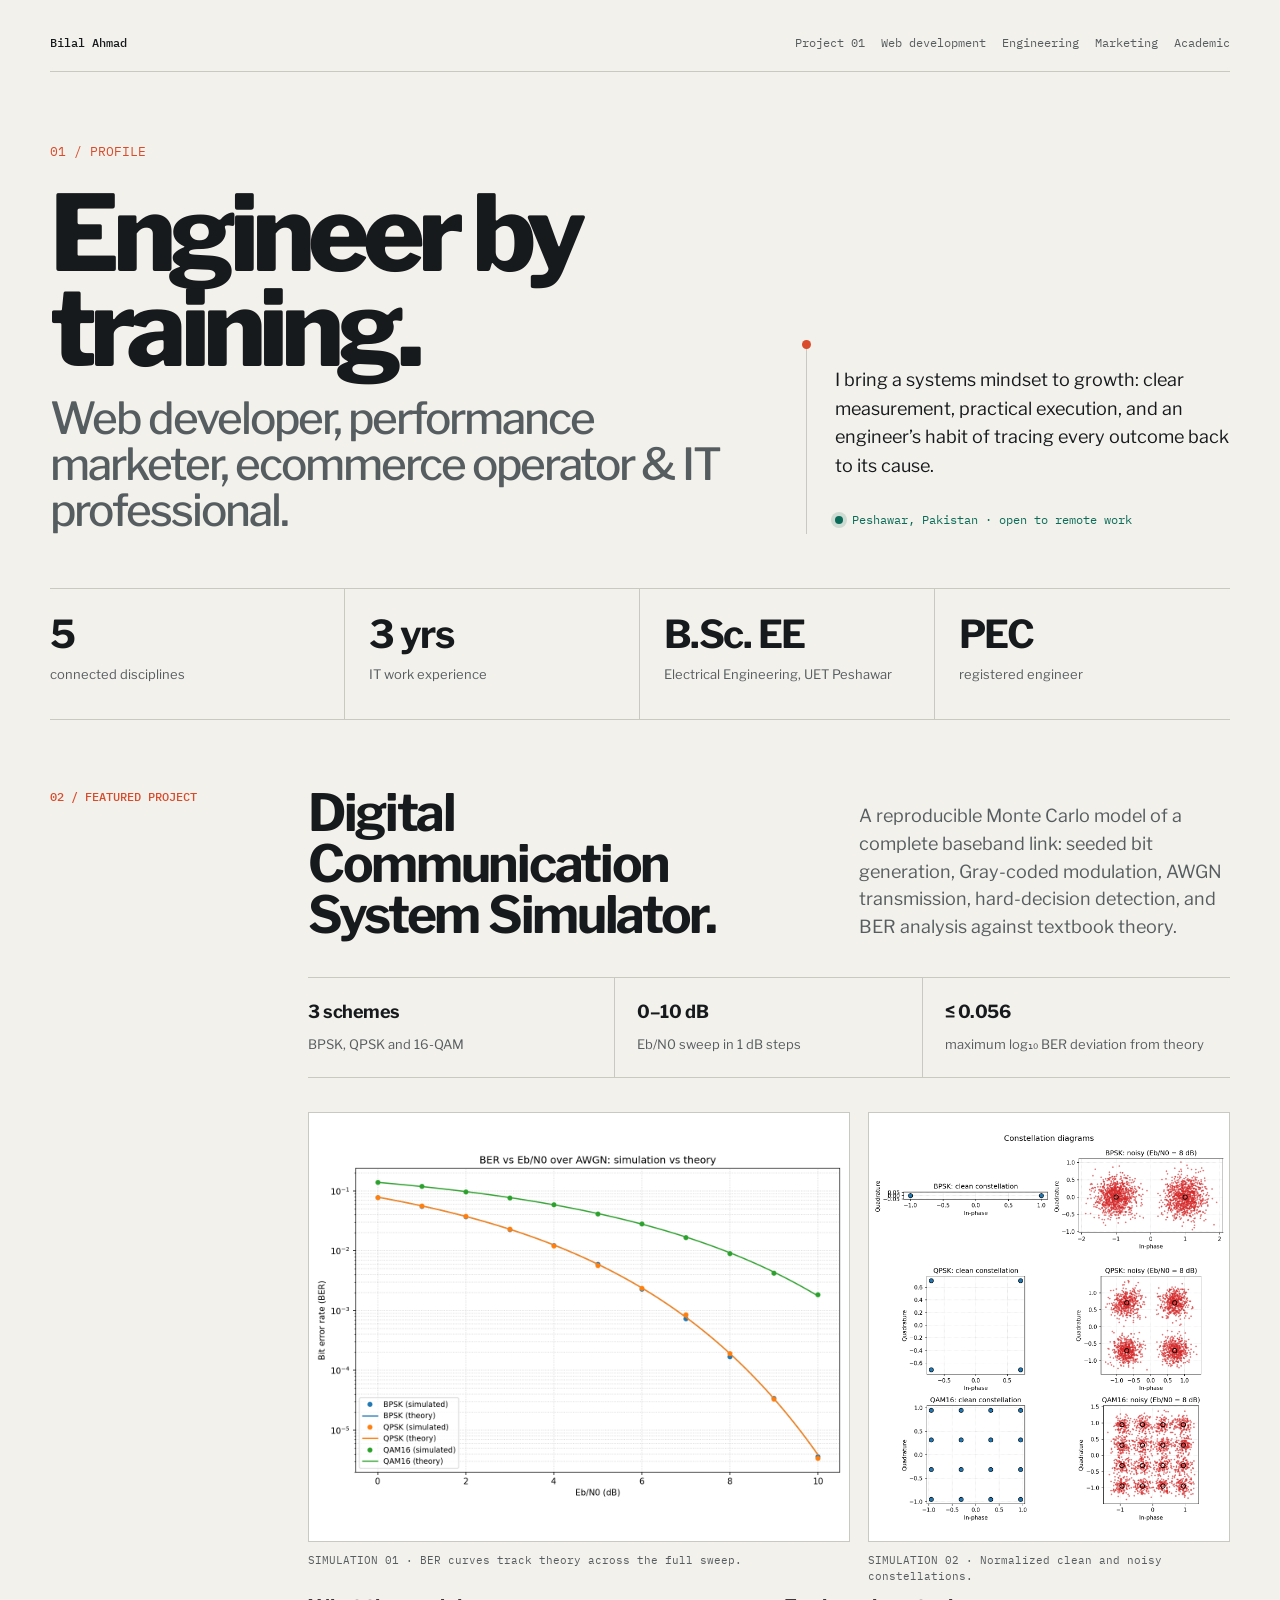
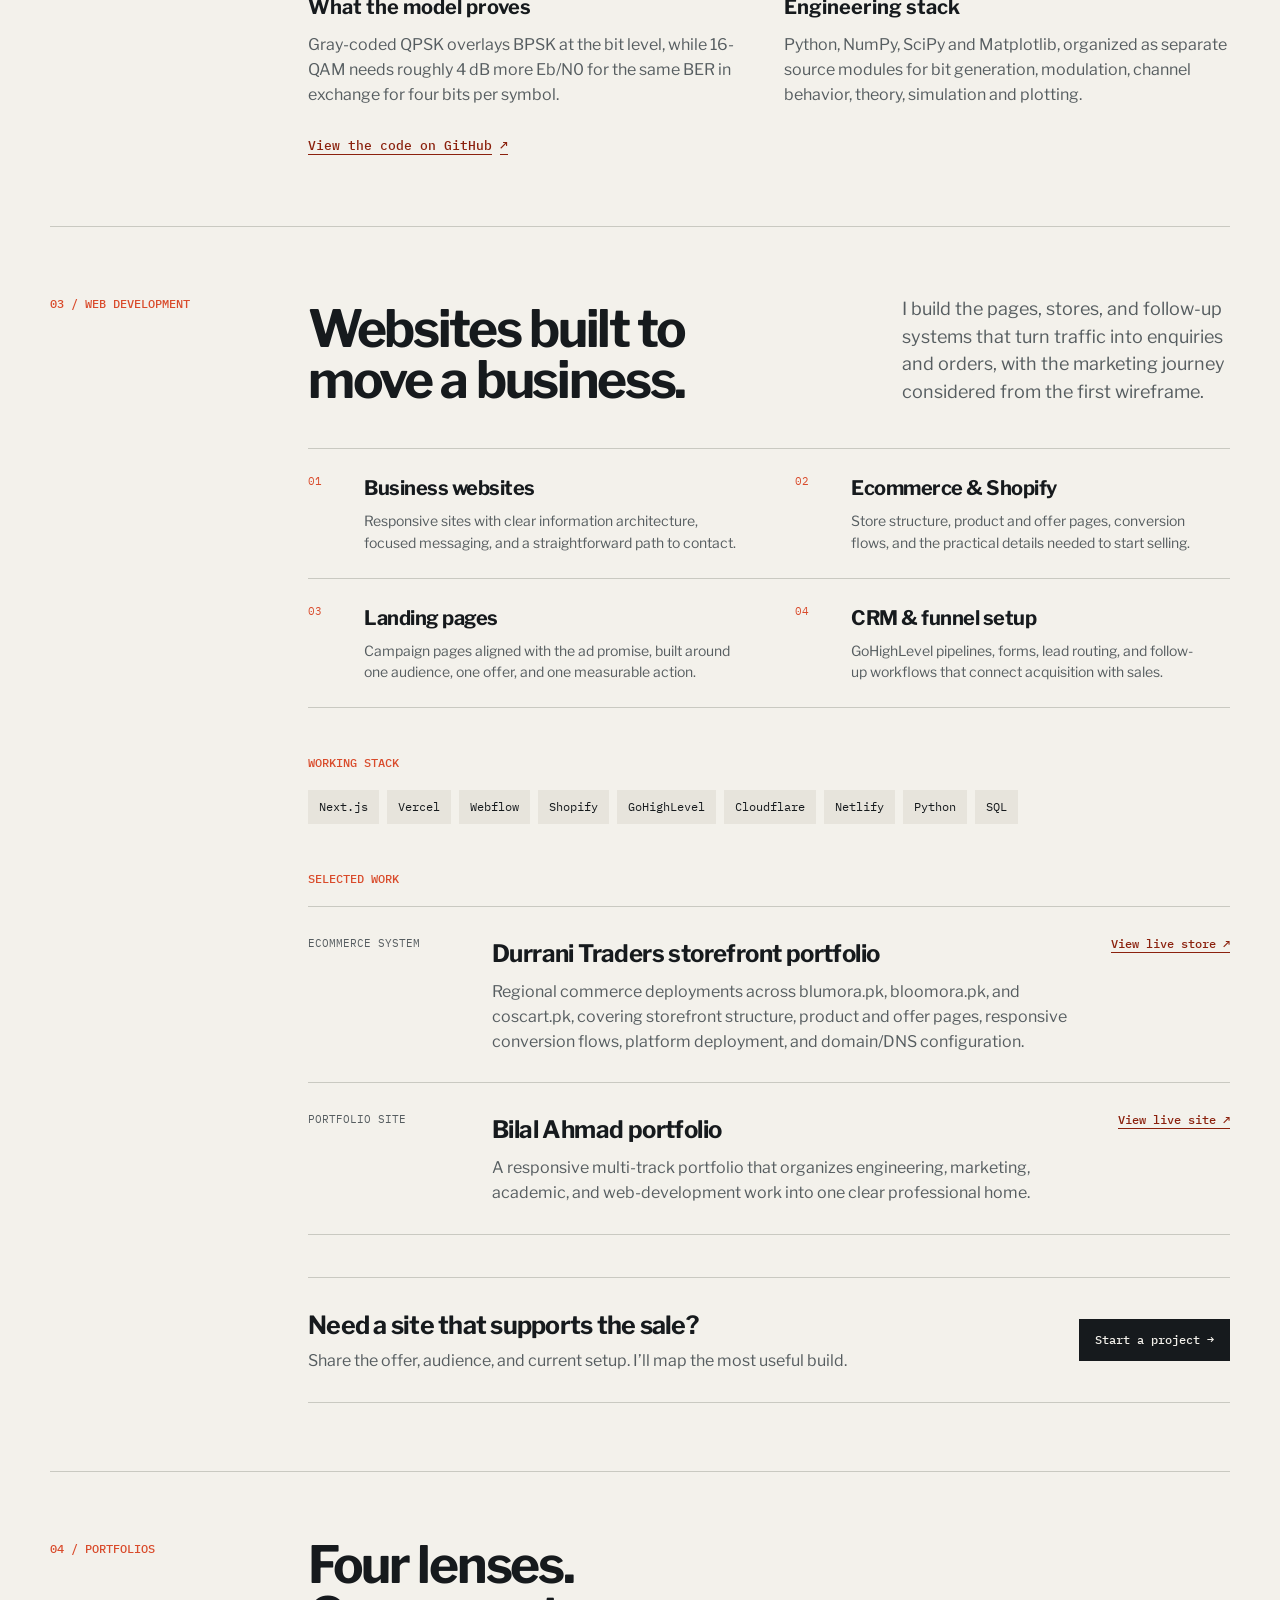
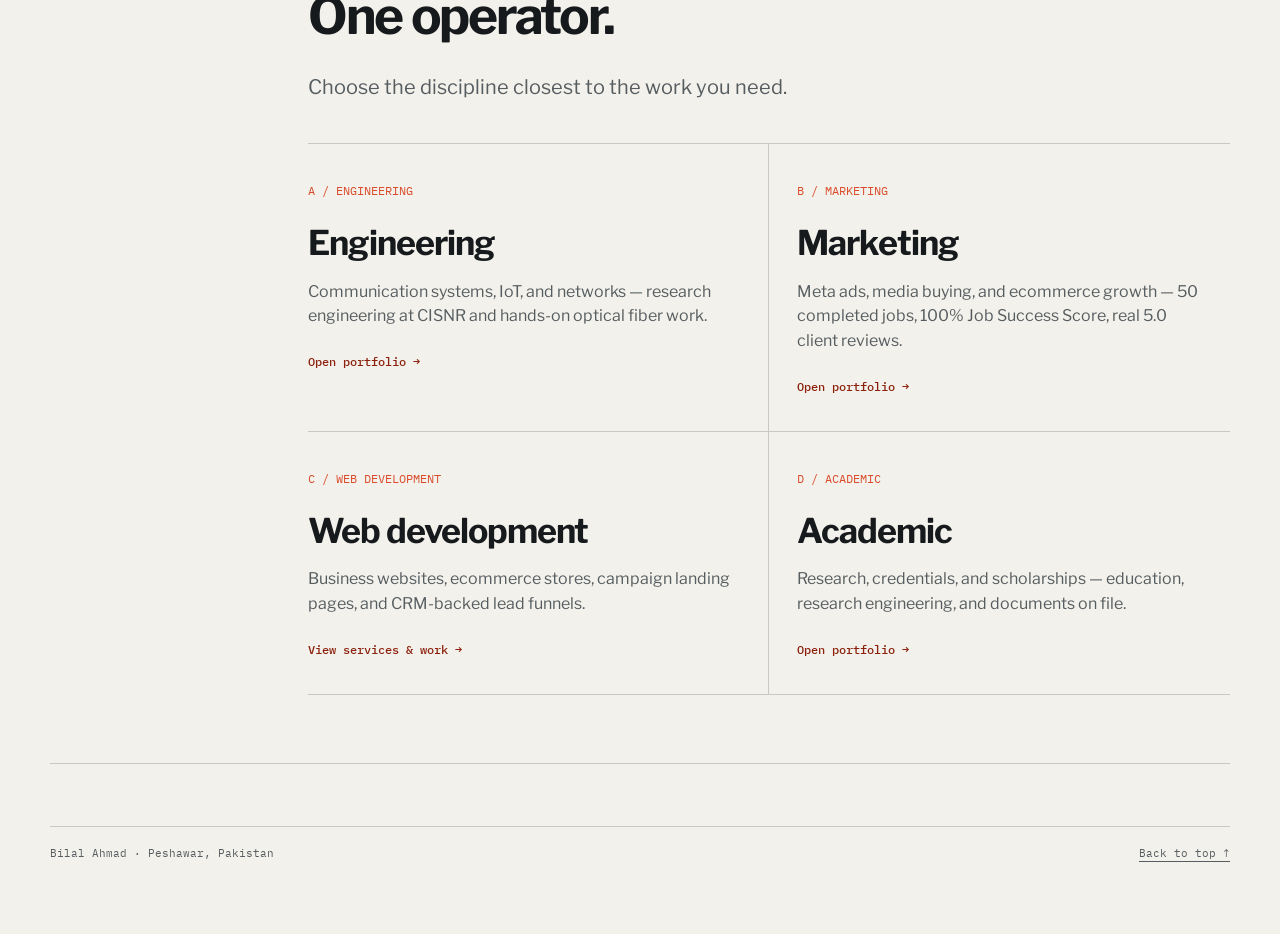
<file: index.html>
<!doctype html>
<html lang="en">
<head>
  <meta charset="utf-8" />
  <meta name="viewport" content="width=device-width, initial-scale=1, viewport-fit=cover" />
  <meta name="color-scheme" content="light dark" />
  <meta name="description" content="Bilal Ahmad — electrical engineer, web developer, performance marketer, ecommerce operator, and IT professional." />
  <link rel="icon" href="data:," />
  <title>Bilal Ahmad · Portfolio</title>
  <link rel="preconnect" href="https://fonts.googleapis.com">
  <link rel="preconnect" href="https://fonts.gstatic.com" crossorigin>
  <link href="https://fonts.googleapis.com/css2?family=IBM+Plex+Mono:wght@400;500&family=Libre+Franklin:wght@400;500;600;700;800&display=swap" rel="stylesheet">
  <style>
    :root {
      color-scheme: light dark;
      --bg: #f3f1eb;
      --surface: #ffffff;
      --ink: #161a1d;
      --muted: #565d60;
      --line: #c9c9c1;
      --soft: #e7e4dc;
      --accent: #d94b2b;
      --accent-ink: #8b210d;
      --signal: #0a6b58;
      --shadow: rgba(29, 31, 32, .08);
    }
    @media (prefers-color-scheme: dark) {
      :root {
        --bg: #111517;
        --surface: #181d20;
        --ink: #f2f0e9;
        --muted: #b5bab8;
        --line: #3b4345;
        --soft: #242b2d;
        --accent: #ff7758;
        --accent-ink: #ffad98;
        --signal: #61cbb4;
        --shadow: rgba(0, 0, 0, .28);
      }
    }
    * { box-sizing: border-box; }
    html { scroll-behavior: smooth; }
    body {
      margin: 0;
      background: var(--bg);
      color: var(--ink);
      font-family: "Libre Franklin", sans-serif;
      font-size: 16px;
      line-height: 1.55;
      -webkit-font-smoothing: antialiased;
    }
    a { color: inherit; }
    a:focus-visible, button:focus-visible { outline: 3px solid var(--accent); outline-offset: 4px; }
    .page {
      width: min(1180px, calc(100% - 40px));
      margin: 0 auto;
      padding: 34px 0 72px;
    }
    .rail {
      display: flex;
      align-items: center;
      justify-content: space-between;
      gap: 20px;
      padding-bottom: 18px;
      border-bottom: 1px solid var(--line);
      font-family: "IBM Plex Mono", monospace;
      font-size: 12px;
      color: var(--muted);
    }
    .rail strong { color: var(--ink); font-weight: 500; }
    .rail nav { display: flex; flex-wrap: wrap; gap: 16px; justify-content: flex-end; }
    .rail a { text-decoration: none; }
    .rail a:hover { color: var(--accent); }
    .hero {
      display: grid;
      grid-template-columns: minmax(0, 1.25fr) minmax(300px, .75fr);
      gap: 48px;
      align-items: end;
      min-height: 510px;
      padding: 70px 0 54px;
      border-bottom: 1px solid var(--line);
    }
    .index {
      margin: 0 0 24px;
      font-family: "IBM Plex Mono", monospace;
      color: var(--accent);
      font-size: 13px;
    }
    h1 {
      max-width: 790px;
      margin: 0;
      font-size: clamp(48px, 8.2vw, 106px);
      line-height: .91;
      letter-spacing: -.065em;
      font-weight: 800;
    }
    h1 .role {
      display: block;
      margin-top: 18px;
      color: var(--muted);
      font-size: .42em;
      line-height: 1.05;
      letter-spacing: -.045em;
      font-weight: 500;
    }
    .hero-note {
      position: relative;
      padding: 26px 0 4px 28px;
      border-left: 1px solid var(--line);
    }
    .hero-note::before {
      content: "";
      position: absolute;
      left: -5px;
      top: 0;
      width: 9px;
      height: 9px;
      border-radius: 50%;
      background: var(--accent);
    }
    .hero-note p { margin: 0; font-size: 18px; line-height: 1.6; }
    .hero-note .available {
      display: flex;
      align-items: center;
      gap: 9px;
      margin-top: 30px;
      font-family: "IBM Plex Mono", monospace;
      font-size: 12px;
      color: var(--signal);
    }
    .pulse { width: 8px; height: 8px; border-radius: 50%; background: currentColor; box-shadow: 0 0 0 4px color-mix(in srgb, currentColor 16%, transparent); }
    .metrics {
      display: grid;
      grid-template-columns: repeat(4, 1fr);
      border-bottom: 1px solid var(--line);
    }
    .metric {
      min-height: 130px;
      padding: 24px 20px 24px 0;
      border-right: 1px solid var(--line);
    }
    .metric + .metric { padding-left: 24px; }
    .metric:last-child { border-right: 0; }
    .metric b { display: block; font-size: clamp(25px, 3vw, 40px); letter-spacing: -.04em; line-height: 1.1; }
    .metric span { display: block; margin-top: 9px; color: var(--muted); font-size: 13px; }
    section { scroll-margin-top: 22px; }
    .section {
      display: grid;
      grid-template-columns: 210px minmax(0, 1fr);
      gap: 48px;
      padding: 68px 0;
      border-bottom: 1px solid var(--line);
    }
    .section-label {
      position: sticky;
      top: 20px;
      align-self: start;
      margin: 0;
      font-family: "IBM Plex Mono", monospace;
      color: var(--accent);
      font-size: 12px;
      font-weight: 500;
    }
    h2 { margin: 0 0 30px; font-size: clamp(30px, 4vw, 54px); line-height: 1; letter-spacing: -.045em; }
    .lead { max-width: 730px; margin: 0 0 40px; color: var(--muted); font-size: 20px; }
    .portfolio-cards {
      display: grid;
      grid-template-columns: repeat(2, 1fr);
      border-top: 1px solid var(--line);
      border-bottom: 1px solid var(--line);
    }
    .portfolio-card {
      display: block;
      padding: 34px 28px 32px 0;
      text-decoration: none;
      border-right: 1px solid var(--line);
      border-bottom: 1px solid var(--line);
    }
    .portfolio-card:nth-child(even) { padding-left: 28px; border-right: 0; }
    .portfolio-card:nth-last-child(-n + 2) { border-bottom: 0; }
    .portfolio-card .card-key { font-family: "IBM Plex Mono", monospace; font-size: 12px; color: var(--accent); }
    .portfolio-card h3 { margin: 14px 0 10px; font-size: clamp(26px, 3vw, 34px); letter-spacing: -.03em; }
    .portfolio-card p { margin: 0 0 20px; color: var(--muted); }
    .portfolio-card .go {
      font-family: "IBM Plex Mono", monospace;
      font-size: 12px;
      font-weight: 500;
      color: var(--accent-ink);
      text-underline-offset: 4px;
    }
    .portfolio-card:hover h3 { color: var(--accent); }
    .portfolio-card:hover .go { text-decoration: underline; }
    .web-intro {
      display: grid;
      grid-template-columns: minmax(0, 1.25fr) minmax(230px, .75fr);
      gap: 48px;
      align-items: end;
      margin-bottom: 42px;
    }
    .web-intro h2 { margin-bottom: 0; }
    .web-intro p { margin: 0; color: var(--muted); font-size: 18px; }
    .service-list {
      display: grid;
      grid-template-columns: repeat(2, 1fr);
      border-top: 1px solid var(--line);
      margin-bottom: 46px;
    }
    .service-item {
      display: grid;
      grid-template-columns: 42px 1fr;
      gap: 14px;
      padding: 24px 26px 24px 0;
      border-bottom: 1px solid var(--line);
    }
    .service-item:nth-child(even) { padding-left: 26px; }
    .service-no { font-family: "IBM Plex Mono", monospace; color: var(--accent); font-size: 11px; }
    .service-item h3 { margin: 0 0 6px; font-size: 20px; letter-spacing: -.025em; }
    .service-item p { margin: 0; color: var(--muted); font-size: 14px; }
    .web-subhead {
      margin: 0 0 17px;
      font-family: "IBM Plex Mono", monospace;
      color: var(--accent);
      font-size: 12px;
      font-weight: 500;
    }
    .stack-list {
      display: flex;
      flex-wrap: wrap;
      gap: 8px;
      margin-bottom: 46px;
    }
    .stack-list span {
      padding: 8px 11px;
      background: var(--soft);
      font-family: "IBM Plex Mono", monospace;
      font-size: 12px;
    }
    .web-projects { border-top: 1px solid var(--line); }
    .web-project {
      display: grid;
      grid-template-columns: 160px minmax(0, 1fr) 128px;
      gap: 24px;
      align-items: start;
      padding: 28px 0;
      border-bottom: 1px solid var(--line);
    }
    .web-project .project-type { font-family: "IBM Plex Mono", monospace; color: var(--muted); font-size: 11px; }
    .web-project h3 { margin: 0 0 8px; font-size: 24px; letter-spacing: -.025em; }
    .web-project p { max-width: 650px; margin: 0; color: var(--muted); }
    .web-project a {
      justify-self: end;
      color: var(--accent-ink);
      font-family: "IBM Plex Mono", monospace;
      font-size: 12px;
      font-weight: 500;
      text-underline-offset: 4px;
    }
    .web-contact {
      display: grid;
      grid-template-columns: minmax(0, 1fr) auto;
      gap: 28px;
      align-items: center;
      margin-top: 42px;
      padding: 28px 0;
      border-top: 1px solid var(--line);
      border-bottom: 1px solid var(--line);
    }
    .web-contact h3 { margin: 0 0 4px; font-size: 25px; letter-spacing: -.03em; }
    .web-contact p { margin: 0; color: var(--muted); }
    .contact-link {
      display: inline-flex;
      padding: 12px 16px;
      background: var(--ink);
      color: var(--bg);
      font-family: "IBM Plex Mono", monospace;
      font-size: 12px;
      font-weight: 500;
      text-decoration: none;
    }
    .contact-link:hover { background: var(--accent); color: #fff; }
    .project-head {
      display: grid;
      grid-template-columns: minmax(0, 1.15fr) minmax(260px, .85fr);
      gap: 48px;
      align-items: end;
      margin-bottom: 36px;
    }
    .project-head h2 { margin-bottom: 0; }
    .project-summary { margin: 0; color: var(--muted); font-size: 18px; }
    .project-spec {
      display: grid;
      grid-template-columns: repeat(3, 1fr);
      border-top: 1px solid var(--line);
      border-bottom: 1px solid var(--line);
      margin-bottom: 34px;
    }
    .project-spec div { padding: 20px 22px 20px 0; border-right: 1px solid var(--line); }
    .project-spec div + div { padding-left: 22px; }
    .project-spec div:last-child { border-right: 0; }
    .project-spec b { display: block; margin-bottom: 6px; font-size: 18px; letter-spacing: -.025em; }
    .project-spec span { color: var(--muted); font-size: 13px; }
    .project-visuals {
      display: grid;
      grid-template-columns: minmax(0, 1.2fr) minmax(0, .8fr);
      gap: 18px;
    }
    .project-visuals figure { margin: 0; min-width: 0; }
    .project-visuals img {
      display: block;
      width: 100%;
      height: 100%;
      max-height: 430px;
      object-fit: contain;
      background: #fff;
      border: 1px solid var(--line);
    }
    .project-visuals figcaption {
      margin-top: 10px;
      color: var(--muted);
      font-family: "IBM Plex Mono", monospace;
      font-size: 11px;
      line-height: 1.5;
    }
    .project-notes {
      display: grid;
      grid-template-columns: 1fr 1fr;
      gap: 30px;
      margin-top: 36px;
    }
    .project-notes h3 { margin: 0 0 10px; font-size: 20px; }
    .project-notes p { margin: 0; color: var(--muted); }
    .project-link {
      display: inline-flex;
      align-items: center;
      gap: 8px;
      margin-top: 28px;
      color: var(--accent-ink);
      font-family: "IBM Plex Mono", monospace;
      font-size: 13px;
      font-weight: 500;
      text-underline-offset: 4px;
    }
    footer {
      display: flex;
      justify-content: space-between;
      gap: 20px;
      margin-top: 62px;
      padding-top: 18px;
      border-top: 1px solid var(--line);
      font-family: "IBM Plex Mono", monospace;
      color: var(--muted);
      font-size: 11px;
    }
    .top-link { text-decoration-thickness: 1px; text-underline-offset: 4px; }
    @media (max-width: 780px) {
      .page { width: min(100% - 28px, 680px); padding-top: 22px; }
      .rail { align-items: flex-start; }
      .rail nav { gap: 8px 14px; max-width: 215px; }
      .hero { grid-template-columns: 1fr; gap: 44px; min-height: auto; padding: 54px 0 44px; }
      h1 { font-size: clamp(51px, 15vw, 82px); }
      .hero-note { margin-left: 3px; }
      .metrics { grid-template-columns: 1fr 1fr; }
      .metric { min-height: 112px; border-bottom: 1px solid var(--line); }
      .metric:nth-child(2) { border-right: 0; }
      .metric:nth-child(3), .metric:nth-child(4) { border-bottom: 0; }
      .metric:nth-child(3) { padding-left: 0; }
      .section { grid-template-columns: 1fr; gap: 20px; padding: 54px 0; }
      .section-label { position: static; }
      .project-head { grid-template-columns: 1fr; gap: 18px; }
      .project-spec { grid-template-columns: 1fr; }
      .project-spec div, .project-spec div + div { padding: 18px 0; border-right: 0; border-bottom: 1px solid var(--line); }
      .project-spec div:last-child { border-bottom: 0; }
      .project-visuals, .project-notes { grid-template-columns: 1fr; }
      .project-visuals img { height: auto; max-height: none; }
      .web-intro { grid-template-columns: 1fr; gap: 18px; }
      .service-list { grid-template-columns: 1fr; }
      .service-item, .service-item:nth-child(even) { padding: 21px 0; }
      .web-project { grid-template-columns: 1fr; gap: 9px; }
      .web-project a { justify-self: start; }
      .web-contact { grid-template-columns: 1fr; }
      .contact-link { justify-self: start; }
      .portfolio-cards { grid-template-columns: 1fr; }
      .portfolio-card, .portfolio-card:nth-child(even), .portfolio-card:nth-last-child(-n + 2) { border-right: 0; border-bottom: 1px solid var(--line); padding: 26px 0; }
      .portfolio-card:last-child { border-bottom: 0; }
      footer { align-items: flex-end; }
    }
    @media (max-width: 420px) {
      .rail strong { max-width: 92px; line-height: 1.3; }
      .metrics { grid-template-columns: 1fr; }
      .metric, .metric + .metric { padding: 20px 0; border-right: 0; border-bottom: 1px solid var(--line); }
      .metric:nth-child(3) { border-bottom: 1px solid var(--line); }
      .metric:last-child { border-bottom: 0; }
    }
    @media (prefers-reduced-motion: reduce) { html { scroll-behavior: auto; } }
  </style>
</head>
<body id="top">
  <main class="page">
    <div class="rail" aria-label="Page navigation">
      <strong>Bilal Ahmad</strong>
      <nav>
        <a href="#featured-project">Project 01</a>
        <a href="#web-development">Web development</a>
        <a href="engineering/">Engineering</a>
        <a href="marketing/">Marketing</a>
        <a href="academic/">Academic</a>
      </nav>
    </div>

    <header class="hero">
      <div>
        <p class="index">01 / PROFILE</p>
        <h1>
          Engineer by training.
          <span class="role">Web developer, performance marketer, ecommerce operator &amp; IT professional.</span>
        </h1>
      </div>
      <div class="hero-note">
        <p>I bring a systems mindset to growth: clear measurement, practical execution, and an engineer’s habit of tracing every outcome back to its cause.</p>
        <div class="available"><span class="pulse" aria-hidden="true"></span> Peshawar, Pakistan · open to remote work</div>
      </div>
    </header>

    <div class="metrics" aria-label="Profile highlights">
      <div class="metric"><b>5</b><span>connected disciplines</span></div>
      <div class="metric"><b>3 yrs</b><span>IT work experience</span></div>
      <div class="metric"><b>B.Sc. EE</b><span>Electrical Engineering, UET Peshawar</span></div>
      <div class="metric"><b>PEC</b><span>registered engineer</span></div>
    </div>

    <section class="section" id="featured-project">
      <p class="section-label">02 / FEATURED PROJECT</p>
      <div>
        <div class="project-head">
          <h2>Digital Communication<br>System Simulator.</h2>
          <p class="project-summary">A reproducible Monte Carlo model of a complete baseband link: seeded bit generation, Gray-coded modulation, AWGN transmission, hard-decision detection, and BER analysis against textbook theory.</p>
        </div>

        <div class="project-spec" aria-label="Project highlights">
          <div><b>3 schemes</b><span>BPSK, QPSK and 16-QAM</span></div>
          <div><b>0–10 dB</b><span>Eb/N0 sweep in 1 dB steps</span></div>
          <div><b>≤ 0.056</b><span>maximum log₁₀ BER deviation from theory</span></div>
        </div>

        <div class="project-visuals">
          <figure>
            <img src="assets/ber-vs-snr.png" alt="BER versus Eb/N0 plot comparing simulated and theoretical results for BPSK, QPSK and 16-QAM">
            <figcaption>SIMULATION 01 · BER curves track theory across the full sweep.</figcaption>
          </figure>
          <figure>
            <img src="assets/constellations.png" alt="Clean and noisy constellation diagrams for BPSK, QPSK and 16-QAM">
            <figcaption>SIMULATION 02 · Normalized clean and noisy constellations.</figcaption>
          </figure>
        </div>

        <div class="project-notes">
          <div>
            <h3>What the model proves</h3>
            <p>Gray-coded QPSK overlays BPSK at the bit level, while 16-QAM needs roughly 4 dB more Eb/N0 for the same BER in exchange for four bits per symbol.</p>
          </div>
          <div>
            <h3>Engineering stack</h3>
            <p>Python, NumPy, SciPy and Matplotlib, organized as separate source modules for bit generation, modulation, channel behavior, theory, simulation and plotting.</p>
          </div>
        </div>
        <a class="project-link" href="https://github.com/bilal4web/digital-comm-simulator" target="_blank" rel="noopener noreferrer">View the code on GitHub <span aria-hidden="true">↗</span></a>
      </div>
    </section>

    <section class="section" id="web-development">
      <p class="section-label">03 / WEB DEVELOPMENT</p>
      <div>
        <div class="web-intro">
          <h2>Websites built to<br>move a business.</h2>
          <p>I build the pages, stores, and follow-up systems that turn traffic into enquiries and orders, with the marketing journey considered from the first wireframe.</p>
        </div>

        <div class="service-list" aria-label="Web development services">
          <article class="service-item">
            <span class="service-no">01</span>
            <div>
              <h3>Business websites</h3>
              <p>Responsive sites with clear information architecture, focused messaging, and a straightforward path to contact.</p>
            </div>
          </article>
          <article class="service-item">
            <span class="service-no">02</span>
            <div>
              <h3>Ecommerce &amp; Shopify</h3>
              <p>Store structure, product and offer pages, conversion flows, and the practical details needed to start selling.</p>
            </div>
          </article>
          <article class="service-item">
            <span class="service-no">03</span>
            <div>
              <h3>Landing pages</h3>
              <p>Campaign pages aligned with the ad promise, built around one audience, one offer, and one measurable action.</p>
            </div>
          </article>
          <article class="service-item">
            <span class="service-no">04</span>
            <div>
              <h3>CRM &amp; funnel setup</h3>
              <p>GoHighLevel pipelines, forms, lead routing, and follow-up workflows that connect acquisition with sales.</p>
            </div>
          </article>
        </div>

        <p class="web-subhead">WORKING STACK</p>
        <div class="stack-list" aria-label="Web development technology stack">
          <span>Next.js</span><span>Vercel</span><span>Webflow</span><span>Shopify</span><span>GoHighLevel</span><span>Cloudflare</span><span>Netlify</span><span>Python</span><span>SQL</span>
        </div>

        <p class="web-subhead">SELECTED WORK</p>
        <div class="web-projects">
          <article class="web-project">
            <span class="project-type">ECOMMERCE SYSTEM</span>
            <div>
              <h3>Durrani Traders storefront portfolio</h3>
              <p>Regional commerce deployments across blumora.pk, bloomora.pk, and coscart.pk, covering storefront structure, product and offer pages, responsive conversion flows, platform deployment, and domain/DNS configuration.</p>
            </div>
            <a href="https://blumora.pk/" target="_blank" rel="noopener noreferrer">View live store ↗</a>
          </article>
          <article class="web-project">
            <span class="project-type">PORTFOLIO SITE</span>
            <div>
              <h3>Bilal Ahmad portfolio</h3>
              <p>A responsive multi-track portfolio that organizes engineering, marketing, academic, and web-development work into one clear professional home.</p>
            </div>
            <a href="https://bilal4web.github.io/" target="_blank" rel="noopener noreferrer">View live site ↗</a>
          </article>
        </div>

        <div class="web-contact">
          <div>
            <h3>Need a site that supports the sale?</h3>
            <p>Share the offer, audience, and current setup. I’ll map the most useful build.</p>
          </div>
          <a class="contact-link" href="mailto:belal.dourani@gmail.com">Start a project →</a>
        </div>
      </div>
    </section>

    <section class="section" id="portfolios">
      <p class="section-label">04 / PORTFOLIOS</p>
      <div>
        <h2>Four lenses.<br>One operator.</h2>
        <p class="lead">Choose the discipline closest to the work you need.</p>
        <div class="portfolio-cards">
          <a class="portfolio-card" href="engineering/">
            <span class="card-key">A / ENGINEERING</span>
            <h3>Engineering</h3>
            <p>Communication systems, IoT, and networks — research engineering at CISNR and hands-on optical fiber work.</p>
            <span class="go">Open portfolio <span aria-hidden="true">→</span></span>
          </a>
          <a class="portfolio-card" href="marketing/">
            <span class="card-key">B / MARKETING</span>
            <h3>Marketing</h3>
            <p>Meta ads, media buying, and ecommerce growth — 50 completed jobs, 100% Job Success Score, real 5.0 client reviews.</p>
            <span class="go">Open portfolio <span aria-hidden="true">→</span></span>
          </a>
          <a class="portfolio-card" href="#web-development">
            <span class="card-key">C / WEB DEVELOPMENT</span>
            <h3>Web development</h3>
            <p>Business websites, ecommerce stores, campaign landing pages, and CRM-backed lead funnels.</p>
            <span class="go">View services &amp; work <span aria-hidden="true">→</span></span>
          </a>
          <a class="portfolio-card" href="academic/">
            <span class="card-key">D / ACADEMIC</span>
            <h3>Academic</h3>
            <p>Research, credentials, and scholarships — education, research engineering, and documents on file.</p>
            <span class="go">Open portfolio <span aria-hidden="true">→</span></span>
          </a>
        </div>
      </div>
    </section>

    <footer>
      <span>Bilal Ahmad · Peshawar, Pakistan</span>
      <a class="top-link" href="#top">Back to top ↑</a>
    </footer>
  </main>
</body>
</html>
</file>
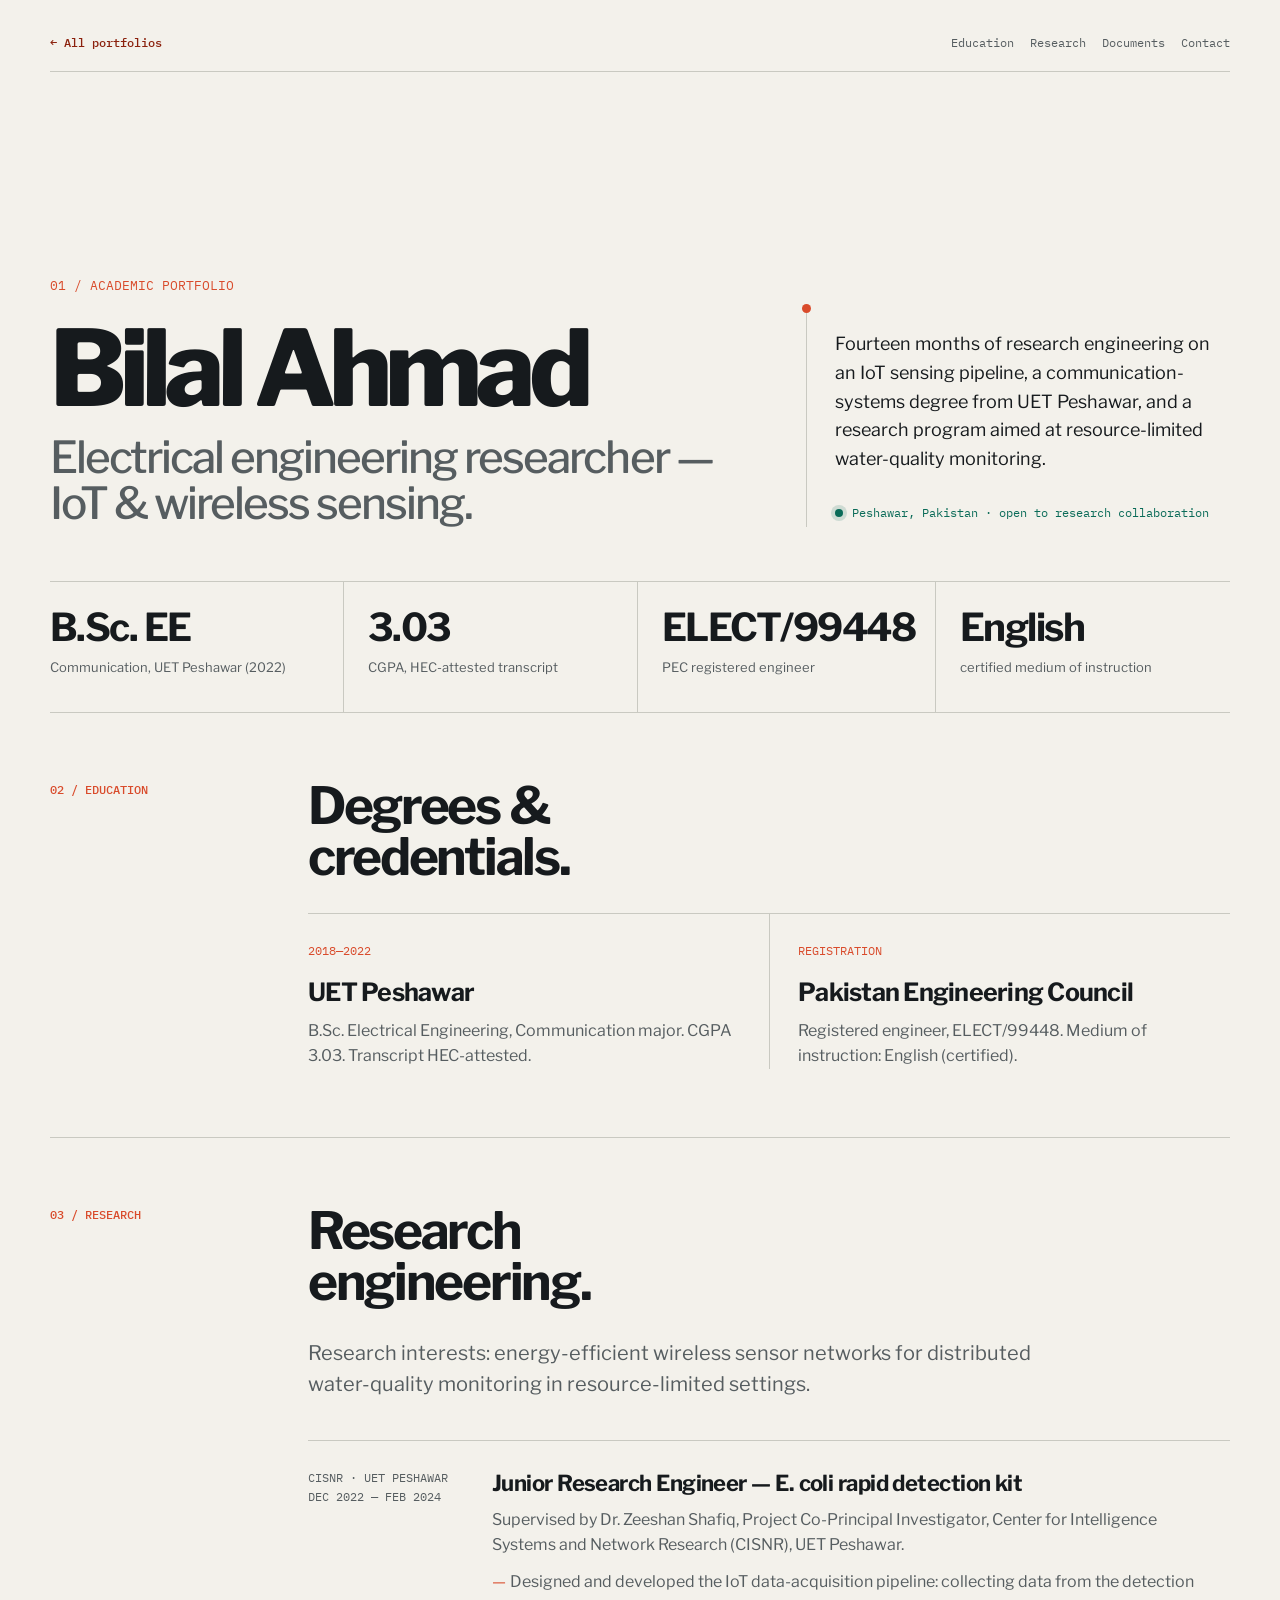
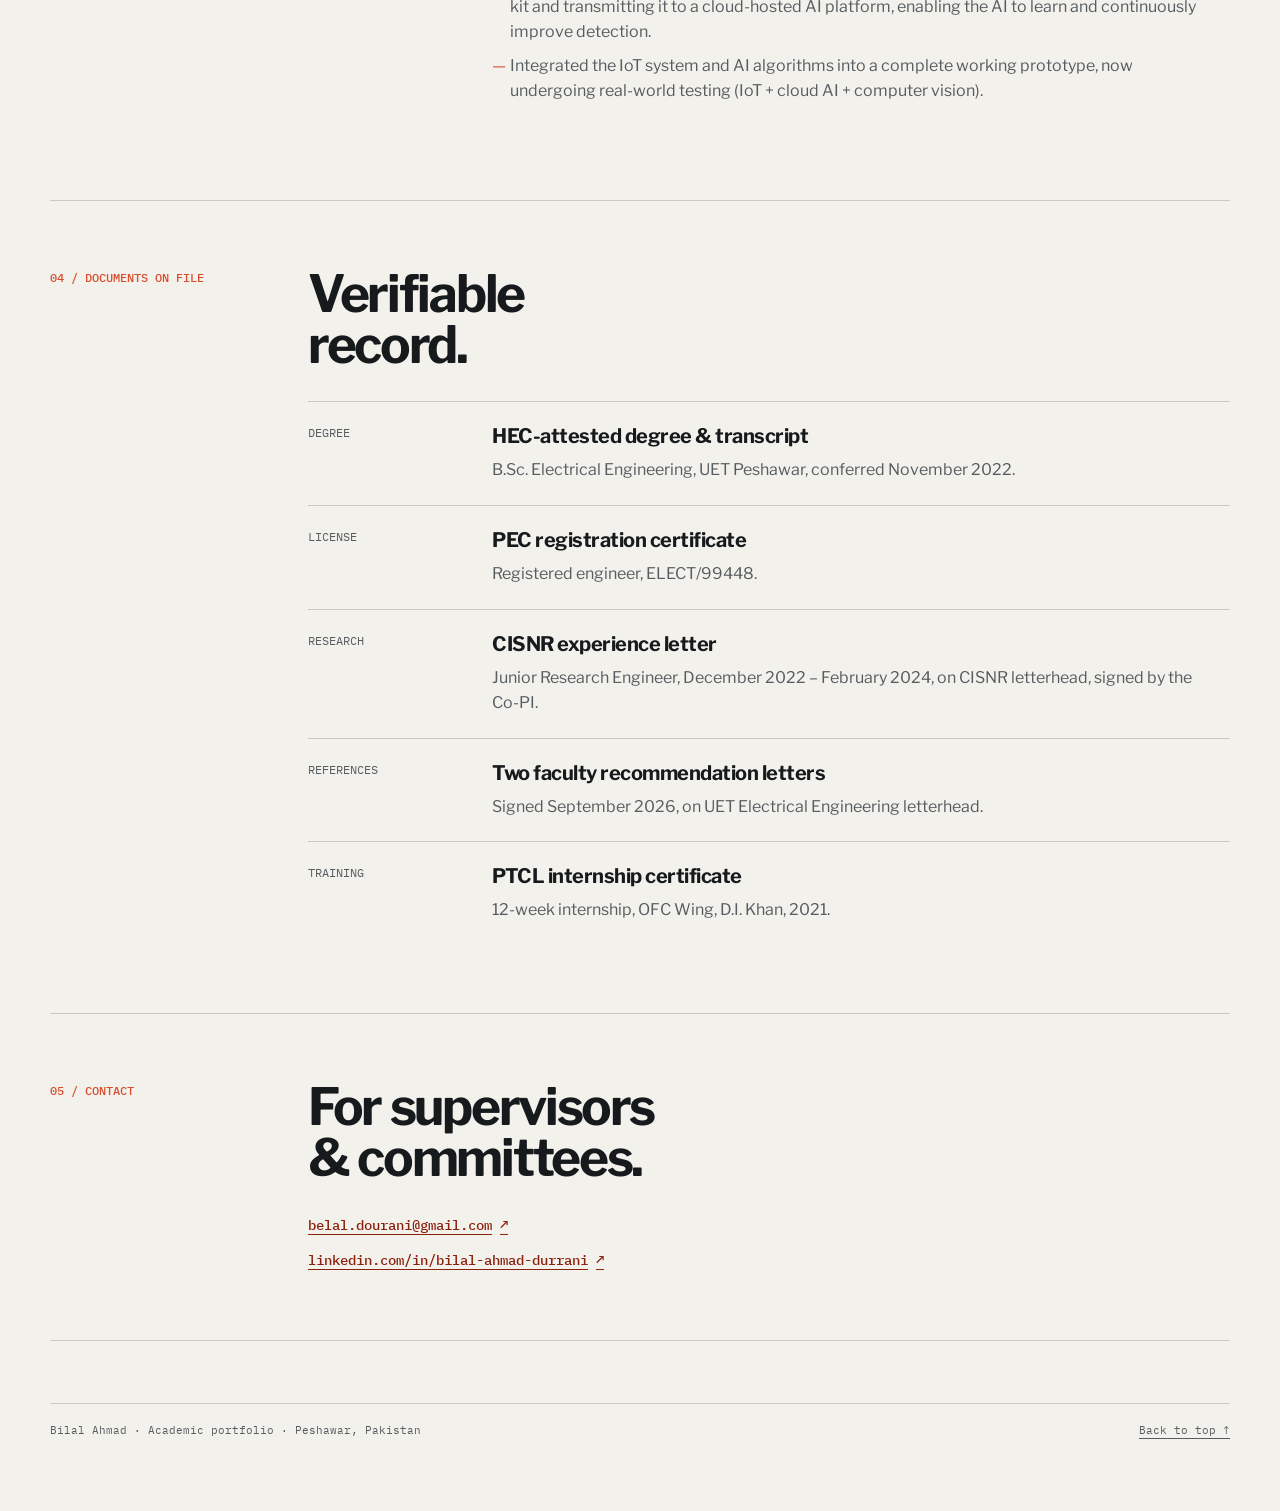
<file: academic/index.html>
<!doctype html>
<html lang="en">
<head>
  <meta charset="utf-8" />
  <meta name="viewport" content="width=device-width, initial-scale=1, viewport-fit=cover" />
  <meta name="color-scheme" content="light dark" />
  <meta name="description" content="Bilal Ahmad — electrical engineering researcher, IoT & wireless sensing. CISNR, UET Peshawar." />
  <link rel="icon" href="data:," />
  <title>Bilal Ahmad · Academic Portfolio</title>
  <link rel="preconnect" href="https://fonts.googleapis.com">
  <link rel="preconnect" href="https://fonts.gstatic.com" crossorigin>
  <link href="https://fonts.googleapis.com/css2?family=IBM+Plex+Mono:wght@400;500&family=Libre+Franklin:wght@400;500;600;700;800&display=swap" rel="stylesheet">
  <style>
    :root {
      color-scheme: light dark;
      --bg: #f3f1eb;
      --surface: #ffffff;
      --ink: #161a1d;
      --muted: #565d60;
      --line: #c9c9c1;
      --soft: #e7e4dc;
      --accent: #d94b2b;
      --accent-ink: #8b210d;
      --signal: #0a6b58;
      --shadow: rgba(29, 31, 32, .08);
    }
    @media (prefers-color-scheme: dark) {
      :root {
        --bg: #111517;
        --surface: #181d20;
        --ink: #f2f0e9;
        --muted: #b5bab8;
        --line: #3b4345;
        --soft: #242b2d;
        --accent: #ff7758;
        --accent-ink: #ffad98;
        --signal: #61cbb4;
        --shadow: rgba(0, 0, 0, .28);
      }
    }
    * { box-sizing: border-box; }
    html { scroll-behavior: smooth; }
    body {
      margin: 0;
      background: var(--bg);
      color: var(--ink);
      font-family: "Libre Franklin", sans-serif;
      font-size: 16px;
      line-height: 1.55;
      -webkit-font-smoothing: antialiased;
    }
    a { color: inherit; }
    a:focus-visible, button:focus-visible { outline: 3px solid var(--accent); outline-offset: 4px; }
    .page {
      width: min(1180px, calc(100% - 40px));
      margin: 0 auto;
      padding: 34px 0 72px;
    }
    .rail {
      display: flex;
      align-items: center;
      justify-content: space-between;
      gap: 20px;
      padding-bottom: 18px;
      border-bottom: 1px solid var(--line);
      font-family: "IBM Plex Mono", monospace;
      font-size: 12px;
      color: var(--muted);
    }
    .rail strong { color: var(--ink); font-weight: 500; }
    .rail nav { display: flex; flex-wrap: wrap; gap: 16px; justify-content: flex-end; }
    .rail a { text-decoration: none; }
    .rail a:hover { color: var(--accent); }
    .rail .home { color: var(--accent-ink); font-weight: 500; }
    .hero {
      display: grid;
      grid-template-columns: minmax(0, 1.25fr) minmax(300px, .75fr);
      gap: 48px;
      align-items: end;
      min-height: 510px;
      padding: 70px 0 54px;
      border-bottom: 1px solid var(--line);
    }
    .index {
      margin: 0 0 24px;
      font-family: "IBM Plex Mono", monospace;
      color: var(--accent);
      font-size: 13px;
    }
    h1 {
      max-width: 790px;
      margin: 0;
      font-size: clamp(48px, 8.2vw, 106px);
      line-height: .91;
      letter-spacing: -.065em;
      font-weight: 800;
    }
    h1 .role {
      display: block;
      margin-top: 18px;
      color: var(--muted);
      font-size: .42em;
      line-height: 1.05;
      letter-spacing: -.045em;
      font-weight: 500;
    }
    .hero-note {
      position: relative;
      padding: 26px 0 4px 28px;
      border-left: 1px solid var(--line);
    }
    .hero-note::before {
      content: "";
      position: absolute;
      left: -5px;
      top: 0;
      width: 9px;
      height: 9px;
      border-radius: 50%;
      background: var(--accent);
    }
    .hero-note p { margin: 0; font-size: 18px; line-height: 1.6; }
    .hero-note .available {
      display: flex;
      align-items: center;
      gap: 9px;
      margin-top: 30px;
      font-family: "IBM Plex Mono", monospace;
      font-size: 12px;
      color: var(--signal);
    }
    .pulse { width: 8px; height: 8px; border-radius: 50%; background: currentColor; box-shadow: 0 0 0 4px color-mix(in srgb, currentColor 16%, transparent); }
    .metrics {
      display: grid;
      grid-template-columns: repeat(4, 1fr);
      border-bottom: 1px solid var(--line);
    }
    .metric {
      min-height: 130px;
      padding: 24px 20px 24px 0;
      border-right: 1px solid var(--line);
    }
    .metric + .metric { padding-left: 24px; }
    .metric:last-child { border-right: 0; }
    .metric b { display: block; font-size: clamp(25px, 3vw, 40px); letter-spacing: -.04em; line-height: 1.1; }
    .metric span { display: block; margin-top: 9px; color: var(--muted); font-size: 13px; }
    section { scroll-margin-top: 22px; }
    .section {
      display: grid;
      grid-template-columns: 210px minmax(0, 1fr);
      gap: 48px;
      padding: 68px 0;
      border-bottom: 1px solid var(--line);
    }
    .section-label {
      position: sticky;
      top: 20px;
      align-self: start;
      margin: 0;
      font-family: "IBM Plex Mono", monospace;
      color: var(--accent);
      font-size: 12px;
      font-weight: 500;
    }
    h2 { margin: 0 0 30px; font-size: clamp(30px, 4vw, 54px); line-height: 1; letter-spacing: -.045em; }
    .lead { max-width: 730px; margin: 0 0 40px; color: var(--muted); font-size: 20px; }
    .work-list { border-top: 1px solid var(--line); }
    .work-item {
      display: grid;
      grid-template-columns: 150px minmax(0, 1fr);
      gap: 34px;
      padding: 28px 0;
      border-bottom: 1px solid var(--line);
    }
    .work-item:last-child { border-bottom: 0; }
    .work-key { font-family: "IBM Plex Mono", monospace; font-size: 12px; color: var(--muted); }
    .work-copy h3 { margin: -3px 0 8px; font-size: 22px; letter-spacing: -.025em; }
    .work-copy p { max-width: 720px; margin: 0 0 12px; color: var(--muted); }
    .work-copy p:last-child { margin-bottom: 0; }
    .work-copy ul { max-width: 720px; margin: 0; padding: 0; list-style: none; color: var(--muted); display: grid; gap: 10px; }
    .work-copy li { position: relative; padding-left: 18px; }
    .work-copy li::before { content: "—"; position: absolute; left: 0; color: var(--accent); }
    .path {
      display: grid;
      grid-template-columns: 1fr 1fr;
      border-top: 1px solid var(--line);
    }
    .path-card { padding: 28px 28px 0 0; }
    .path-card + .path-card { padding-left: 28px; border-left: 1px solid var(--line); }
    .path-card .date { font-family: "IBM Plex Mono", monospace; font-size: 12px; color: var(--accent); }
    .path-card h3 { margin: 12px 0 8px; font-size: 25px; letter-spacing: -.03em; }
    .path-card p { margin: 0; color: var(--muted); }
    .doc-list { border-top: 1px solid var(--line); }
    .doc-item {
      display: grid;
      grid-template-columns: 150px minmax(0, 1fr);
      gap: 34px;
      padding: 22px 0;
      border-bottom: 1px solid var(--line);
    }
    .doc-item:last-child { border-bottom: 0; }
    .doc-key { font-family: "IBM Plex Mono", monospace; font-size: 12px; color: var(--muted); }
    .doc-copy h3 { margin: -3px 0 6px; font-size: 20px; letter-spacing: -.025em; }
    .doc-copy p { max-width: 720px; margin: 0; color: var(--muted); }
    .contact-links { display: grid; gap: 14px; max-width: 720px; }
    .contact-links a {
      display: inline-flex;
      align-items: center;
      gap: 8px;
      color: var(--accent-ink);
      font-family: "IBM Plex Mono", monospace;
      font-size: 14px;
      font-weight: 500;
      text-underline-offset: 4px;
      overflow-wrap: anywhere;
    }
    footer {
      display: flex;
      justify-content: space-between;
      gap: 20px;
      margin-top: 62px;
      padding-top: 18px;
      border-top: 1px solid var(--line);
      font-family: "IBM Plex Mono", monospace;
      color: var(--muted);
      font-size: 11px;
    }
    .top-link { text-decoration-thickness: 1px; text-underline-offset: 4px; }
    @media (max-width: 780px) {
      .page { width: min(100% - 28px, 680px); padding-top: 22px; }
      .rail { align-items: flex-start; }
      .rail nav { gap: 8px 14px; max-width: 215px; }
      .hero { grid-template-columns: 1fr; gap: 44px; min-height: auto; padding: 54px 0 44px; }
      h1 { font-size: clamp(51px, 15vw, 82px); }
      .hero-note { margin-left: 3px; }
      .metrics { grid-template-columns: 1fr 1fr; }
      .metric { min-height: 112px; border-bottom: 1px solid var(--line); }
      .metric:nth-child(2) { border-right: 0; }
      .metric:nth-child(3), .metric:nth-child(4) { border-bottom: 0; }
      .metric:nth-child(3) { padding-left: 0; }
      .section { grid-template-columns: 1fr; gap: 20px; padding: 54px 0; }
      .section-label { position: static; }
      .work-item, .doc-item { grid-template-columns: 1fr; gap: 9px; }
      .path { grid-template-columns: 1fr; }
      .path-card { padding: 26px 0; border-bottom: 1px solid var(--line); }
      .path-card + .path-card { padding-left: 0; border-left: 0; border-bottom: 0; }
      footer { align-items: flex-end; }
    }
    @media (max-width: 420px) {
      .rail strong { max-width: 92px; line-height: 1.3; }
      .metrics { grid-template-columns: 1fr; }
      .metric, .metric + .metric { padding: 20px 0; border-right: 0; border-bottom: 1px solid var(--line); }
      .metric:nth-child(3) { border-bottom: 1px solid var(--line); }
      .metric:last-child { border-bottom: 0; }
    }
    @media (prefers-reduced-motion: reduce) { html { scroll-behavior: auto; } }
  </style>
</head>
<body id="top">
  <main class="page">
    <div class="rail" aria-label="Page navigation">
      <a class="home" href="../">← All portfolios</a>
      <nav>
        <a href="#education">Education</a>
        <a href="#research">Research</a>
        <a href="#documents">Documents</a>
        <a href="#contact">Contact</a>
      </nav>
    </div>

    <header class="hero">
      <div>
        <p class="index">01 / ACADEMIC PORTFOLIO</p>
        <h1>
          Bilal Ahmad
          <span class="role">Electrical engineering researcher — IoT &amp; wireless sensing.</span>
        </h1>
      </div>
      <div class="hero-note">
        <p>Fourteen months of research engineering on an IoT sensing pipeline, a communication-systems degree from UET Peshawar, and a research program aimed at resource-limited water-quality monitoring.</p>
        <div class="available"><span class="pulse" aria-hidden="true"></span> Peshawar, Pakistan · open to research collaboration</div>
      </div>
    </header>

    <div class="metrics" aria-label="Academic highlights">
      <div class="metric"><b>B.Sc. EE</b><span>Communication, UET Peshawar (2022)</span></div>
      <div class="metric"><b>3.03</b><span>CGPA, HEC-attested transcript</span></div>
      <div class="metric"><b>ELECT/99448</b><span>PEC registered engineer</span></div>
      <div class="metric"><b>English</b><span>certified medium of instruction</span></div>
    </div>

    <section class="section" id="education">
      <p class="section-label">02 / EDUCATION</p>
      <div>
        <h2>Degrees &amp;<br>credentials.</h2>
        <div class="path">
          <article class="path-card">
            <div class="date">2018—2022</div>
            <h3>UET Peshawar</h3>
            <p>B.Sc. Electrical Engineering, Communication major. CGPA 3.03. Transcript HEC-attested.</p>
          </article>
          <article class="path-card">
            <div class="date">REGISTRATION</div>
            <h3>Pakistan Engineering Council</h3>
            <p>Registered engineer, ELECT/99448. Medium of instruction: English (certified).</p>
          </article>
        </div>
      </div>
    </section>

    <section class="section" id="research">
      <p class="section-label">03 / RESEARCH</p>
      <div>
        <h2>Research<br>engineering.</h2>
        <p class="lead">Research interests: energy-efficient wireless sensor networks for distributed water-quality monitoring in resource-limited settings.</p>
        <div class="work-list">
          <article class="work-item">
            <div class="work-key">CISNR · UET PESHAWAR<br>DEC 2022 — FEB 2024</div>
            <div class="work-copy">
              <h3>Junior Research Engineer — E. coli rapid detection kit</h3>
              <p>Supervised by Dr. Zeeshan Shafiq, Project Co-Principal Investigator, Center for Intelligence Systems and Network Research (CISNR), UET Peshawar.</p>
              <ul>
                <li>Designed and developed the IoT data-acquisition pipeline: collecting data from the detection kit and transmitting it to a cloud-hosted AI platform, enabling the AI to learn and continuously improve detection.</li>
                <li>Integrated the IoT system and AI algorithms into a complete working prototype, now undergoing real-world testing (IoT + cloud AI + computer vision).</li>
              </ul>
            </div>
          </article>
        </div>
      </div>
    </section>

    <section class="section" id="documents">
      <p class="section-label">04 / DOCUMENTS ON FILE</p>
      <div>
        <h2>Verifiable<br>record.</h2>
        <div class="doc-list">
          <article class="doc-item">
            <div class="doc-key">DEGREE</div>
            <div class="doc-copy">
              <h3>HEC-attested degree &amp; transcript</h3>
              <p>B.Sc. Electrical Engineering, UET Peshawar, conferred November 2022.</p>
            </div>
          </article>
          <article class="doc-item">
            <div class="doc-key">LICENSE</div>
            <div class="doc-copy">
              <h3>PEC registration certificate</h3>
              <p>Registered engineer, ELECT/99448.</p>
            </div>
          </article>
          <article class="doc-item">
            <div class="doc-key">RESEARCH</div>
            <div class="doc-copy">
              <h3>CISNR experience letter</h3>
              <p>Junior Research Engineer, December 2022 – February 2024, on CISNR letterhead, signed by the Co-PI.</p>
            </div>
          </article>
          <article class="doc-item">
            <div class="doc-key">REFERENCES</div>
            <div class="doc-copy">
              <h3>Two faculty recommendation letters</h3>
              <p>Signed September 2026, on UET Electrical Engineering letterhead.</p>
            </div>
          </article>
          <article class="doc-item">
            <div class="doc-key">TRAINING</div>
            <div class="doc-copy">
              <h3>PTCL internship certificate</h3>
              <p>12-week internship, OFC Wing, D.I. Khan, 2021.</p>
            </div>
          </article>
        </div>
      </div>
    </section>

    <section class="section" id="contact">
      <p class="section-label">05 / CONTACT</p>
      <div>
        <h2>For supervisors<br>&amp; committees.</h2>
        <div class="contact-links">
          <a href="mailto:belal.dourani@gmail.com">belal.dourani@gmail.com <span aria-hidden="true">↗</span></a>
          <a href="https://www.linkedin.com/in/bilal-ahmad-durrani" target="_blank" rel="noopener noreferrer">linkedin.com/in/bilal-ahmad-durrani <span aria-hidden="true">↗</span></a>
        </div>
      </div>
    </section>

    <footer>
      <span>Bilal Ahmad · Academic portfolio · Peshawar, Pakistan</span>
      <a class="top-link" href="#top">Back to top ↑</a>
    </footer>
  </main>
</body>
</html>
</file>
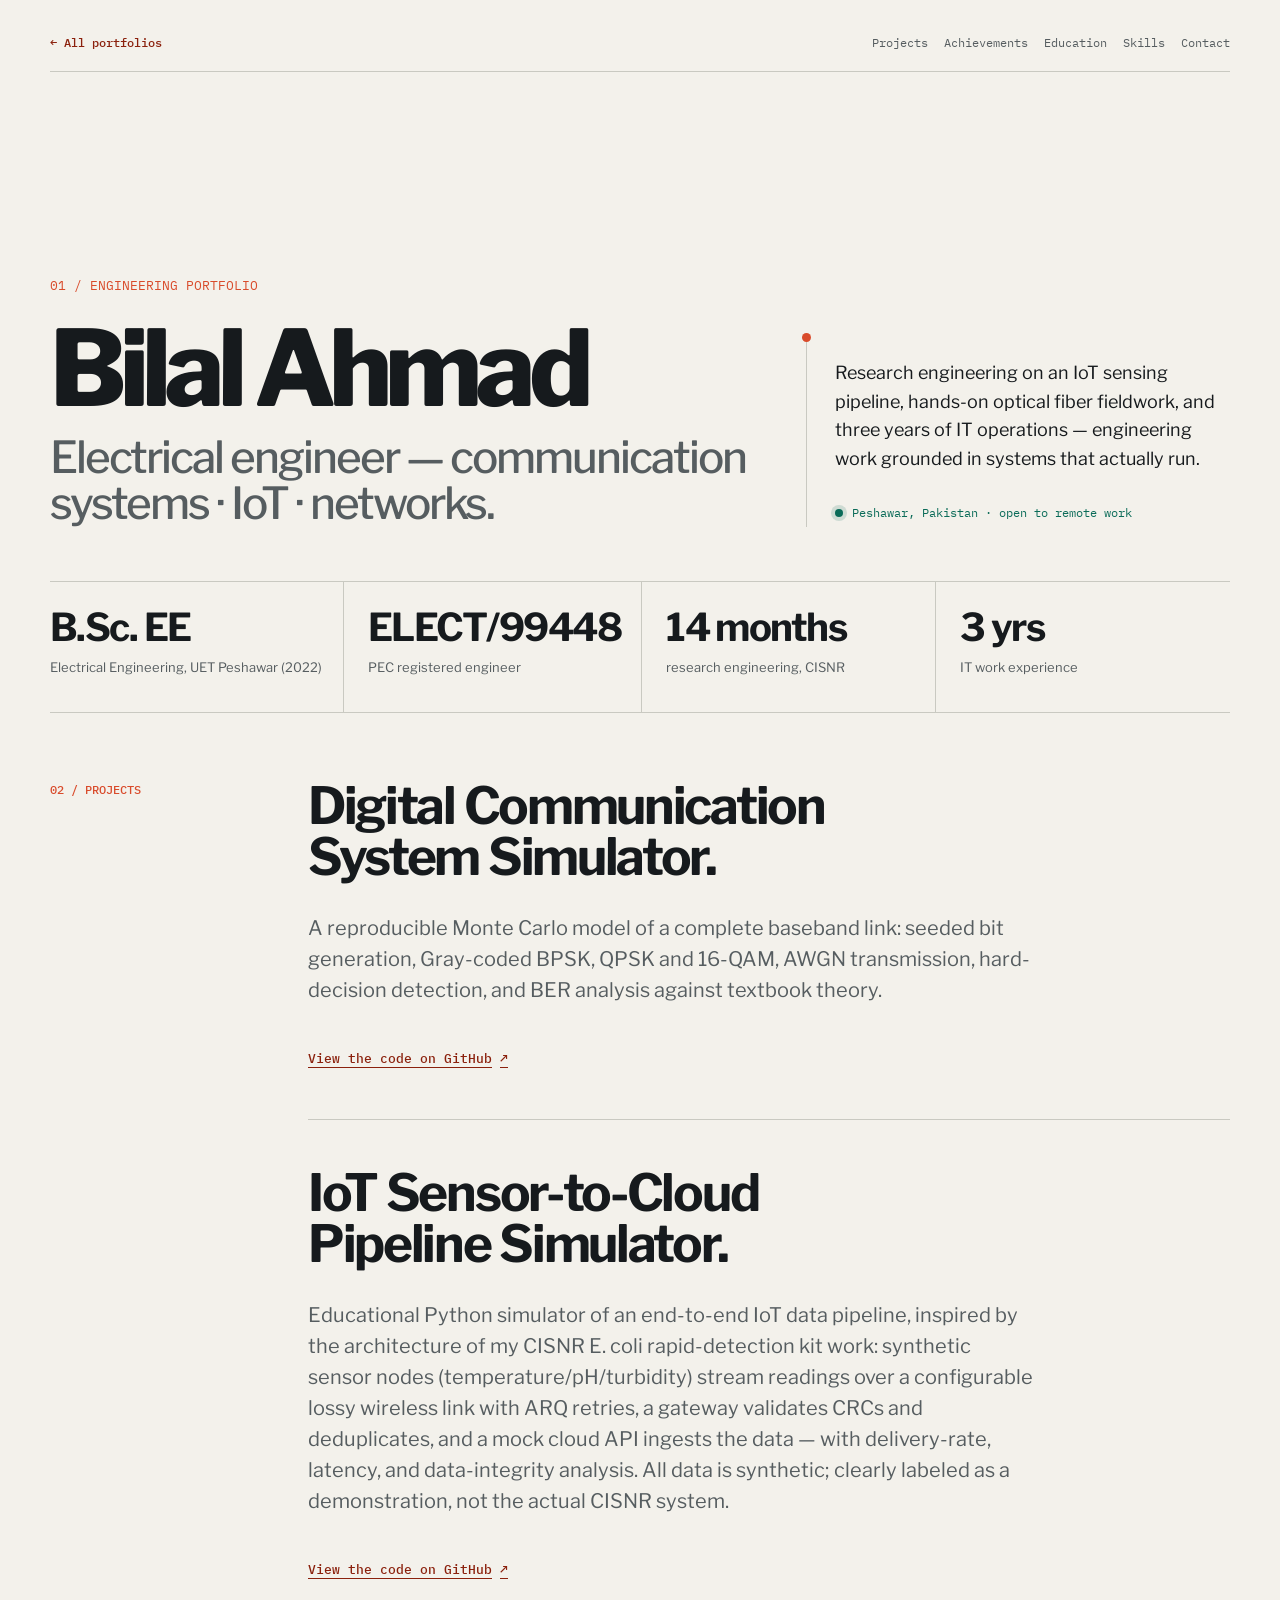
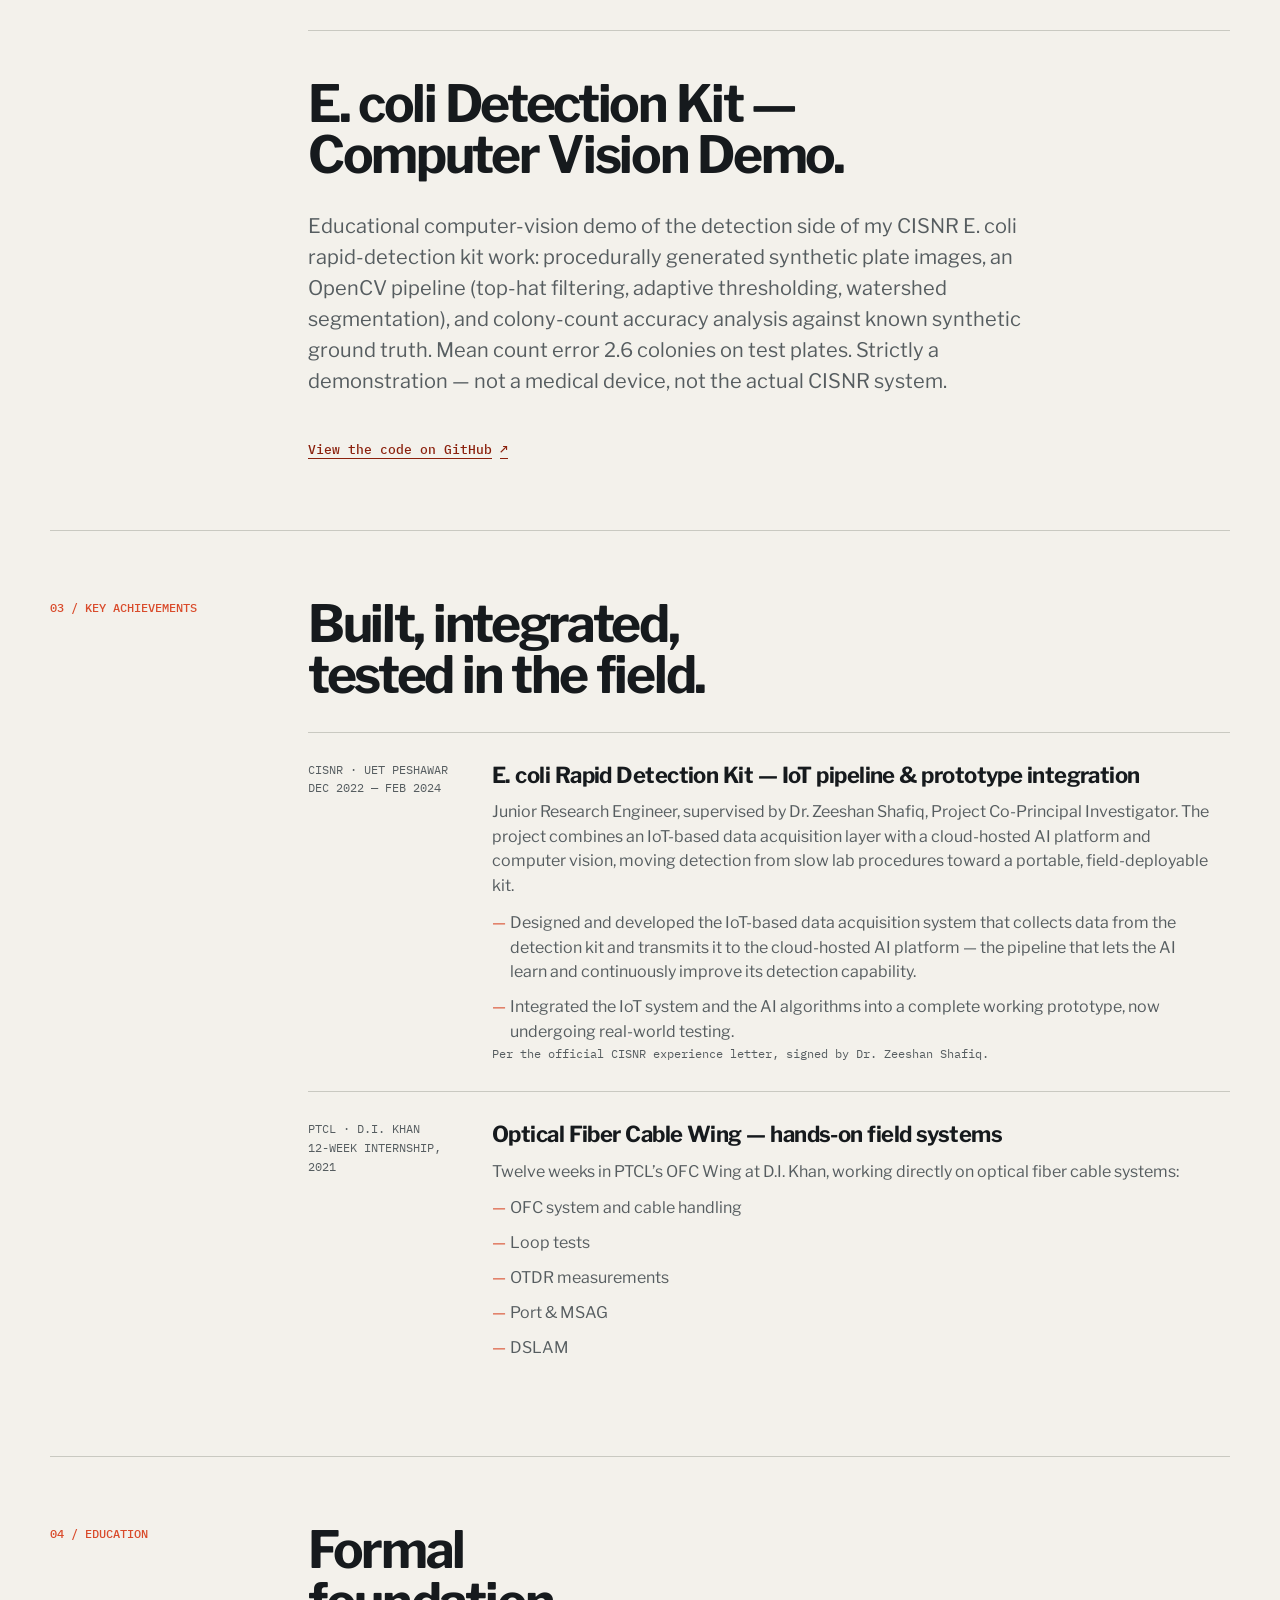
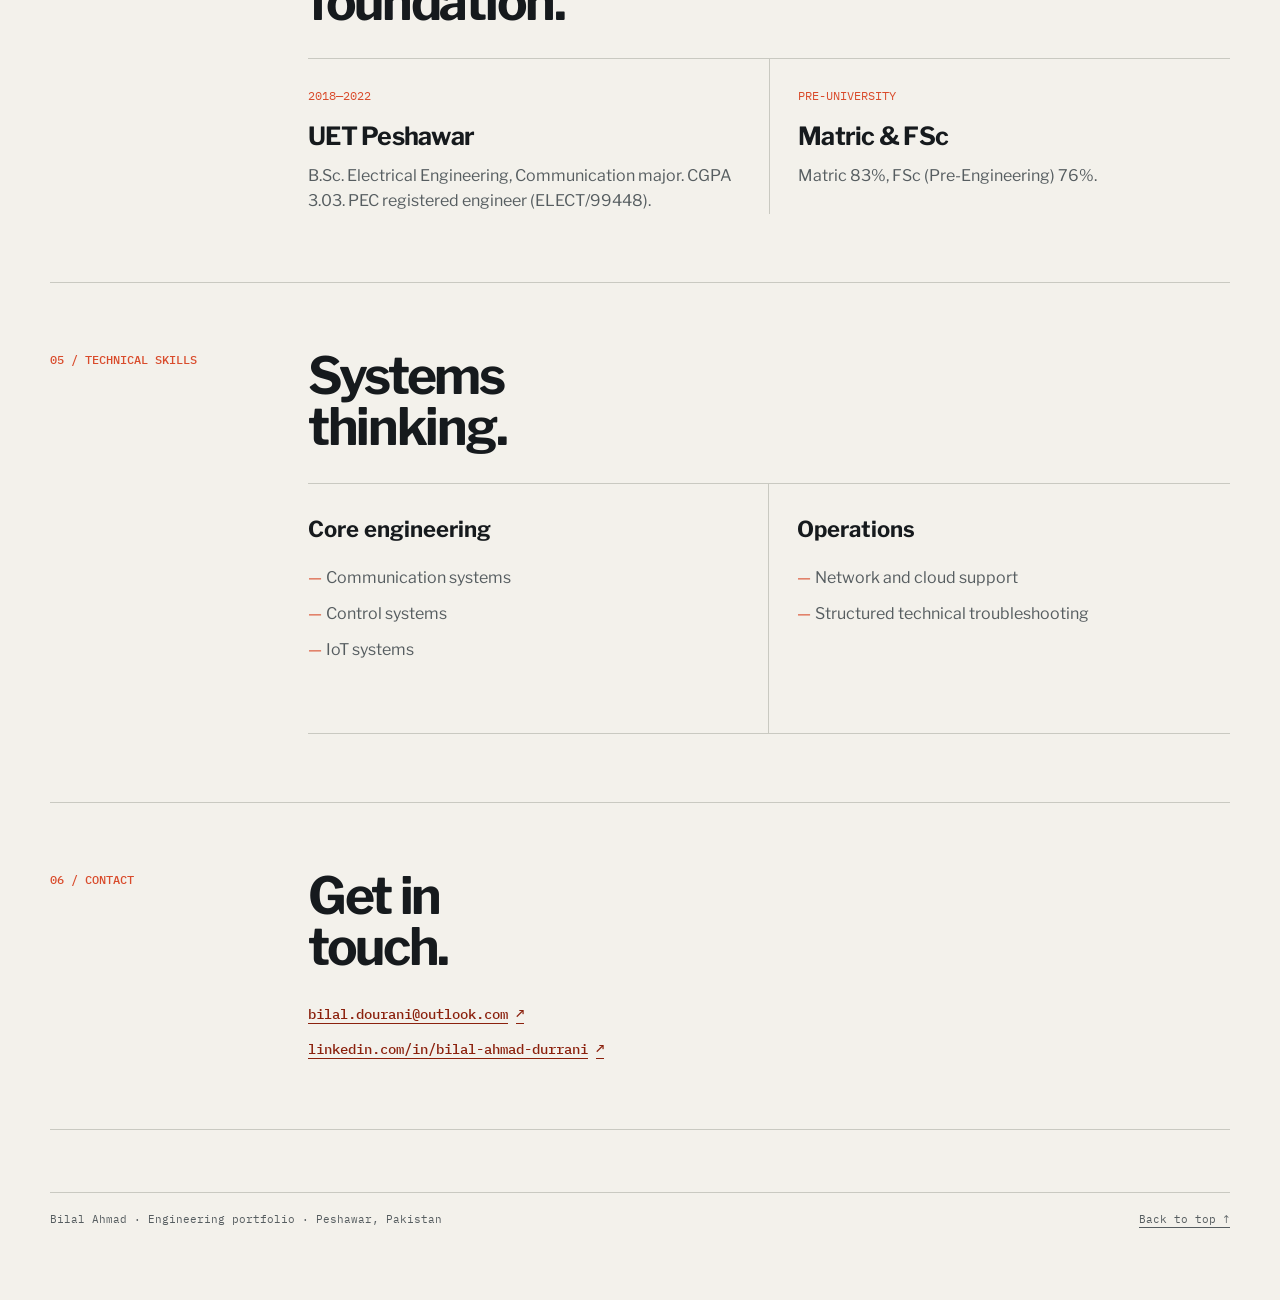
<file: engineering/index.html>
<!doctype html>
<html lang="en">
<head>
  <meta charset="utf-8" />
  <meta name="viewport" content="width=device-width, initial-scale=1, viewport-fit=cover" />
  <meta name="color-scheme" content="light dark" />
  <meta name="description" content="Bilal Ahmad — electrical engineer: communication systems, IoT, networks. Research engineering at CISNR, UET Peshawar." />
  <link rel="icon" href="data:," />
  <title>Bilal Ahmad · Engineering Portfolio</title>
  <link rel="preconnect" href="https://fonts.googleapis.com">
  <link rel="preconnect" href="https://fonts.gstatic.com" crossorigin>
  <link href="https://fonts.googleapis.com/css2?family=IBM+Plex+Mono:wght@400;500&family=Libre+Franklin:wght@400;500;600;700;800&display=swap" rel="stylesheet">
  <style>
    :root {
      color-scheme: light dark;
      --bg: #f3f1eb;
      --surface: #ffffff;
      --ink: #161a1d;
      --muted: #565d60;
      --line: #c9c9c1;
      --soft: #e7e4dc;
      --accent: #d94b2b;
      --accent-ink: #8b210d;
      --signal: #0a6b58;
      --shadow: rgba(29, 31, 32, .08);
    }
    @media (prefers-color-scheme: dark) {
      :root {
        --bg: #111517;
        --surface: #181d20;
        --ink: #f2f0e9;
        --muted: #b5bab8;
        --line: #3b4345;
        --soft: #242b2d;
        --accent: #ff7758;
        --accent-ink: #ffad98;
        --signal: #61cbb4;
        --shadow: rgba(0, 0, 0, .28);
      }
    }
    * { box-sizing: border-box; }
    html { scroll-behavior: smooth; }
    body {
      margin: 0;
      background: var(--bg);
      color: var(--ink);
      font-family: "Libre Franklin", sans-serif;
      font-size: 16px;
      line-height: 1.55;
      -webkit-font-smoothing: antialiased;
    }
    a { color: inherit; }
    a:focus-visible, button:focus-visible { outline: 3px solid var(--accent); outline-offset: 4px; }
    .page {
      width: min(1180px, calc(100% - 40px));
      margin: 0 auto;
      padding: 34px 0 72px;
    }
    .rail {
      display: flex;
      align-items: center;
      justify-content: space-between;
      gap: 20px;
      padding-bottom: 18px;
      border-bottom: 1px solid var(--line);
      font-family: "IBM Plex Mono", monospace;
      font-size: 12px;
      color: var(--muted);
    }
    .rail strong { color: var(--ink); font-weight: 500; }
    .rail nav { display: flex; flex-wrap: wrap; gap: 16px; justify-content: flex-end; }
    .rail a { text-decoration: none; }
    .rail a:hover { color: var(--accent); }
    .rail .home { color: var(--accent-ink); font-weight: 500; }
    .hero {
      display: grid;
      grid-template-columns: minmax(0, 1.25fr) minmax(300px, .75fr);
      gap: 48px;
      align-items: end;
      min-height: 510px;
      padding: 70px 0 54px;
      border-bottom: 1px solid var(--line);
    }
    .index {
      margin: 0 0 24px;
      font-family: "IBM Plex Mono", monospace;
      color: var(--accent);
      font-size: 13px;
    }
    h1 {
      max-width: 790px;
      margin: 0;
      font-size: clamp(48px, 8.2vw, 106px);
      line-height: .91;
      letter-spacing: -.065em;
      font-weight: 800;
    }
    h1 .role {
      display: block;
      margin-top: 18px;
      color: var(--muted);
      font-size: .42em;
      line-height: 1.05;
      letter-spacing: -.045em;
      font-weight: 500;
    }
    .hero-note {
      position: relative;
      padding: 26px 0 4px 28px;
      border-left: 1px solid var(--line);
    }
    .hero-note::before {
      content: "";
      position: absolute;
      left: -5px;
      top: 0;
      width: 9px;
      height: 9px;
      border-radius: 50%;
      background: var(--accent);
    }
    .hero-note p { margin: 0; font-size: 18px; line-height: 1.6; }
    .hero-note .available {
      display: flex;
      align-items: center;
      gap: 9px;
      margin-top: 30px;
      font-family: "IBM Plex Mono", monospace;
      font-size: 12px;
      color: var(--signal);
    }
    .pulse { width: 8px; height: 8px; border-radius: 50%; background: currentColor; box-shadow: 0 0 0 4px color-mix(in srgb, currentColor 16%, transparent); }
    .metrics {
      display: grid;
      grid-template-columns: repeat(4, 1fr);
      border-bottom: 1px solid var(--line);
    }
    .metric {
      min-height: 130px;
      padding: 24px 20px 24px 0;
      border-right: 1px solid var(--line);
    }
    .metric + .metric { padding-left: 24px; }
    .metric:last-child { border-right: 0; }
    .metric b { display: block; font-size: clamp(25px, 3vw, 40px); letter-spacing: -.04em; line-height: 1.1; }
    .metric span { display: block; margin-top: 9px; color: var(--muted); font-size: 13px; }
    section { scroll-margin-top: 22px; }
    .section {
      display: grid;
      grid-template-columns: 210px minmax(0, 1fr);
      gap: 48px;
      padding: 68px 0;
      border-bottom: 1px solid var(--line);
    }
    .section-label {
      position: sticky;
      top: 20px;
      align-self: start;
      margin: 0;
      font-family: "IBM Plex Mono", monospace;
      color: var(--accent);
      font-size: 12px;
      font-weight: 500;
    }
    h2 { margin: 0 0 30px; font-size: clamp(30px, 4vw, 54px); line-height: 1; letter-spacing: -.045em; }
    .lead { max-width: 730px; margin: 0 0 40px; color: var(--muted); font-size: 20px; }
    .work-list { border-top: 1px solid var(--line); }
    .work-item {
      display: grid;
      grid-template-columns: 150px minmax(0, 1fr);
      gap: 34px;
      padding: 28px 0;
      border-bottom: 1px solid var(--line);
    }
    .work-item:last-child { border-bottom: 0; }
    .work-key { font-family: "IBM Plex Mono", monospace; font-size: 12px; color: var(--muted); }
    .work-copy h3 { margin: -3px 0 8px; font-size: 22px; letter-spacing: -.025em; }
    .work-copy p { max-width: 720px; margin: 0 0 12px; color: var(--muted); }
    .work-copy p:last-child { margin-bottom: 0; }
    .work-copy ul { max-width: 720px; margin: 0; padding: 0; list-style: none; color: var(--muted); display: grid; gap: 10px; }
    .work-copy li { position: relative; padding-left: 18px; }
    .work-copy li::before { content: "—"; position: absolute; left: 0; color: var(--accent); }
    .source-note { font-family: "IBM Plex Mono", monospace; font-size: 12px; color: var(--muted); }
    .project-entry + .project-entry {
      margin-top: 48px;
      padding-top: 48px;
      border-top: 1px solid var(--line);
    }
    .project-link {
      display: inline-flex;
      align-items: center;
      gap: 8px;
      color: var(--accent-ink);
      font-family: "IBM Plex Mono", monospace;
      font-size: 13px;
      font-weight: 500;
      text-underline-offset: 4px;
    }
    .skills-grid { display: grid; grid-template-columns: 1fr 1fr; border-top: 1px solid var(--line); }
    .skill-block { min-height: 250px; padding: 28px 28px 30px 0; border-bottom: 1px solid var(--line); }
    .skill-block:nth-child(odd) { border-right: 1px solid var(--line); }
    .skill-block:nth-child(even) { padding-left: 28px; }
    .skill-block h3 { margin: 0 0 20px; font-size: 22px; }
    .skill-block ul { display: grid; gap: 11px; margin: 0; padding: 0; list-style: none; color: var(--muted); }
    .skill-block li { position: relative; padding-left: 18px; }
    .skill-block li::before { content: "—"; position: absolute; left: 0; color: var(--accent); }
    .path {
      display: grid;
      grid-template-columns: 1fr 1fr;
      border-top: 1px solid var(--line);
    }
    .path-card { padding: 28px 28px 0 0; }
    .path-card + .path-card { padding-left: 28px; border-left: 1px solid var(--line); }
    .path-card .date { font-family: "IBM Plex Mono", monospace; font-size: 12px; color: var(--accent); }
    .path-card h3 { margin: 12px 0 8px; font-size: 25px; letter-spacing: -.03em; }
    .path-card p { margin: 0; color: var(--muted); }
    .contact-links { display: grid; gap: 14px; max-width: 720px; }
    .contact-links a {
      display: inline-flex;
      align-items: center;
      gap: 8px;
      color: var(--accent-ink);
      font-family: "IBM Plex Mono", monospace;
      font-size: 14px;
      font-weight: 500;
      text-underline-offset: 4px;
      overflow-wrap: anywhere;
    }
    footer {
      display: flex;
      justify-content: space-between;
      gap: 20px;
      margin-top: 62px;
      padding-top: 18px;
      border-top: 1px solid var(--line);
      font-family: "IBM Plex Mono", monospace;
      color: var(--muted);
      font-size: 11px;
    }
    .top-link { text-decoration-thickness: 1px; text-underline-offset: 4px; }
    @media (max-width: 780px) {
      .page { width: min(100% - 28px, 680px); padding-top: 22px; }
      .rail { align-items: flex-start; }
      .rail nav { gap: 8px 14px; max-width: 215px; }
      .hero { grid-template-columns: 1fr; gap: 44px; min-height: auto; padding: 54px 0 44px; }
      h1 { font-size: clamp(51px, 15vw, 82px); }
      .hero-note { margin-left: 3px; }
      .metrics { grid-template-columns: 1fr 1fr; }
      .metric { min-height: 112px; border-bottom: 1px solid var(--line); }
      .metric:nth-child(2) { border-right: 0; }
      .metric:nth-child(3), .metric:nth-child(4) { border-bottom: 0; }
      .metric:nth-child(3) { padding-left: 0; }
      .section { grid-template-columns: 1fr; gap: 20px; padding: 54px 0; }
      .section-label { position: static; }
      .work-item { grid-template-columns: 1fr; gap: 9px; }
      .skills-grid, .path { grid-template-columns: 1fr; }
      .skill-block:nth-child(odd) { border-right: 0; }
      .skill-block:nth-child(even) { padding-left: 0; }
      .path-card { padding: 26px 0; border-bottom: 1px solid var(--line); }
      .path-card + .path-card { padding-left: 0; border-left: 0; border-bottom: 0; }
      .skill-block { min-height: 0; }
      footer { align-items: flex-end; }
    }
    @media (max-width: 420px) {
      .rail strong { max-width: 92px; line-height: 1.3; }
      .metrics { grid-template-columns: 1fr; }
      .metric, .metric + .metric { padding: 20px 0; border-right: 0; border-bottom: 1px solid var(--line); }
      .metric:nth-child(3) { border-bottom: 1px solid var(--line); }
      .metric:last-child { border-bottom: 0; }
    }
    @media (prefers-reduced-motion: reduce) { html { scroll-behavior: auto; } }
  </style>
</head>
<body id="top">
  <main class="page">
    <div class="rail" aria-label="Page navigation">
      <a class="home" href="../">← All portfolios</a>
      <nav>
        <a href="#projects">Projects</a>
        <a href="#achievements">Achievements</a>
        <a href="#education">Education</a>
        <a href="#skills">Skills</a>
        <a href="#contact">Contact</a>
      </nav>
    </div>

    <header class="hero">
      <div>
        <p class="index">01 / ENGINEERING PORTFOLIO</p>
        <h1>
          Bilal Ahmad
          <span class="role">Electrical engineer — communication systems · IoT · networks.</span>
        </h1>
      </div>
      <div class="hero-note">
        <p>Research engineering on an IoT sensing pipeline, hands-on optical fiber fieldwork, and three years of IT operations — engineering work grounded in systems that actually run.</p>
        <div class="available"><span class="pulse" aria-hidden="true"></span> Peshawar, Pakistan · open to remote work</div>
      </div>
    </header>

    <div class="metrics" aria-label="Engineering highlights">
      <div class="metric"><b>B.Sc. EE</b><span>Electrical Engineering, UET Peshawar (2022)</span></div>
      <div class="metric"><b>ELECT/99448</b><span>PEC registered engineer</span></div>
      <div class="metric"><b>14 months</b><span>research engineering, CISNR</span></div>
      <div class="metric"><b>3 yrs</b><span>IT work experience</span></div>
    </div>

    <section class="section" id="projects">
      <p class="section-label">02 / PROJECTS</p>
      <div>
        <article class="project-entry">
          <h2>Digital Communication<br>System Simulator.</h2>
          <p class="lead">A reproducible Monte Carlo model of a complete baseband link: seeded bit generation, Gray-coded BPSK, QPSK and 16-QAM, AWGN transmission, hard-decision detection, and BER analysis against textbook theory.</p>
          <a class="project-link" href="https://github.com/bilal4web/digital-comm-simulator" target="_blank" rel="noopener noreferrer">View the code on GitHub <span aria-hidden="true">↗</span></a>
        </article>
        <article class="project-entry">
          <h2>IoT Sensor-to-Cloud<br>Pipeline Simulator.</h2>
          <p class="lead">Educational Python simulator of an end-to-end IoT data pipeline, inspired by the architecture of my CISNR E. coli rapid-detection kit work: synthetic sensor nodes (temperature/pH/turbidity) stream readings over a configurable lossy wireless link with ARQ retries, a gateway validates CRCs and deduplicates, and a mock cloud API ingests the data — with delivery-rate, latency, and data-integrity analysis. All data is synthetic; clearly labeled as a demonstration, not the actual CISNR system.</p>
          <a class="project-link" href="https://github.com/bilal4web/iot-sensor-pipeline" target="_blank" rel="noopener noreferrer">View the code on GitHub <span aria-hidden="true">↗</span></a>
        </article>
        <article class="project-entry">
          <h2>E. coli Detection Kit —<br>Computer Vision Demo.</h2>
          <p class="lead">Educational computer-vision demo of the detection side of my CISNR E. coli rapid-detection kit work: procedurally generated synthetic plate images, an OpenCV pipeline (top-hat filtering, adaptive thresholding, watershed segmentation), and colony-count accuracy analysis against known synthetic ground truth. Mean count error 2.6 colonies on test plates. Strictly a demonstration — not a medical device, not the actual CISNR system.</p>
          <a class="project-link" href="https://github.com/bilal4web/ecoli-detection-demo" target="_blank" rel="noopener noreferrer">View the code on GitHub <span aria-hidden="true">↗</span></a>
        </article>
      </div>
    </section>

    <section class="section" id="achievements">
      <p class="section-label">03 / KEY ACHIEVEMENTS</p>
      <div>
        <h2>Built, integrated,<br>tested in the field.</h2>
        <div class="work-list">
          <article class="work-item">
            <div class="work-key">CISNR · UET PESHAWAR<br>DEC 2022 — FEB 2024</div>
            <div class="work-copy">
              <h3>E. coli Rapid Detection Kit — IoT pipeline &amp; prototype integration</h3>
              <p>Junior Research Engineer, supervised by Dr. Zeeshan Shafiq, Project Co-Principal Investigator. The project combines an IoT-based data acquisition layer with a cloud-hosted AI platform and computer vision, moving detection from slow lab procedures toward a portable, field-deployable kit.</p>
              <ul>
                <li>Designed and developed the IoT-based data acquisition system that collects data from the detection kit and transmits it to the cloud-hosted AI platform — the pipeline that lets the AI learn and continuously improve its detection capability.</li>
                <li>Integrated the IoT system and the AI algorithms into a complete working prototype, now undergoing real-world testing.</li>
              </ul>
              <p class="source-note">Per the official CISNR experience letter, signed by Dr. Zeeshan Shafiq.</p>
            </div>
          </article>
          <article class="work-item">
            <div class="work-key">PTCL · D.I. KHAN<br>12-WEEK INTERNSHIP, 2021</div>
            <div class="work-copy">
              <h3>Optical Fiber Cable Wing — hands-on field systems</h3>
              <p>Twelve weeks in PTCL’s OFC Wing at D.I. Khan, working directly on optical fiber cable systems:</p>
              <ul>
                <li>OFC system and cable handling</li>
                <li>Loop tests</li>
                <li>OTDR measurements</li>
                <li>Port &amp; MSAG</li>
                <li>DSLAM</li>
              </ul>
            </div>
          </article>
        </div>
      </div>
    </section>

    <section class="section" id="education">
      <p class="section-label">04 / EDUCATION</p>
      <div>
        <h2>Formal<br>foundation.</h2>
        <div class="path">
          <article class="path-card">
            <div class="date">2018—2022</div>
            <h3>UET Peshawar</h3>
            <p>B.Sc. Electrical Engineering, Communication major. CGPA 3.03. PEC registered engineer (ELECT/99448).</p>
          </article>
          <article class="path-card">
            <div class="date">PRE-UNIVERSITY</div>
            <h3>Matric &amp; FSc</h3>
            <p>Matric 83%, FSc (Pre-Engineering) 76%.</p>
          </article>
        </div>
      </div>
    </section>

    <section class="section" id="skills">
      <p class="section-label">05 / TECHNICAL SKILLS</p>
      <div>
        <h2>Systems<br>thinking.</h2>
        <div class="skills-grid">
          <article class="skill-block">
            <h3>Core engineering</h3>
            <ul>
              <li>Communication systems</li>
              <li>Control systems</li>
              <li>IoT systems</li>
            </ul>
          </article>
          <article class="skill-block">
            <h3>Operations</h3>
            <ul>
              <li>Network and cloud support</li>
              <li>Structured technical troubleshooting</li>
            </ul>
          </article>
        </div>
      </div>
    </section>

    <section class="section" id="contact">
      <p class="section-label">06 / CONTACT</p>
      <div>
        <h2>Get in<br>touch.</h2>
        <div class="contact-links">
          <a href="mailto:bilal.dourani@outlook.com">bilal.dourani@outlook.com <span aria-hidden="true">↗</span></a>
          <a href="https://www.linkedin.com/in/bilal-ahmad-durrani" target="_blank" rel="noopener noreferrer">linkedin.com/in/bilal-ahmad-durrani <span aria-hidden="true">↗</span></a>
        </div>
      </div>
    </section>

    <footer>
      <span>Bilal Ahmad · Engineering portfolio · Peshawar, Pakistan</span>
      <a class="top-link" href="#top">Back to top ↑</a>
    </footer>
  </main>
</body>
</html>
</file>
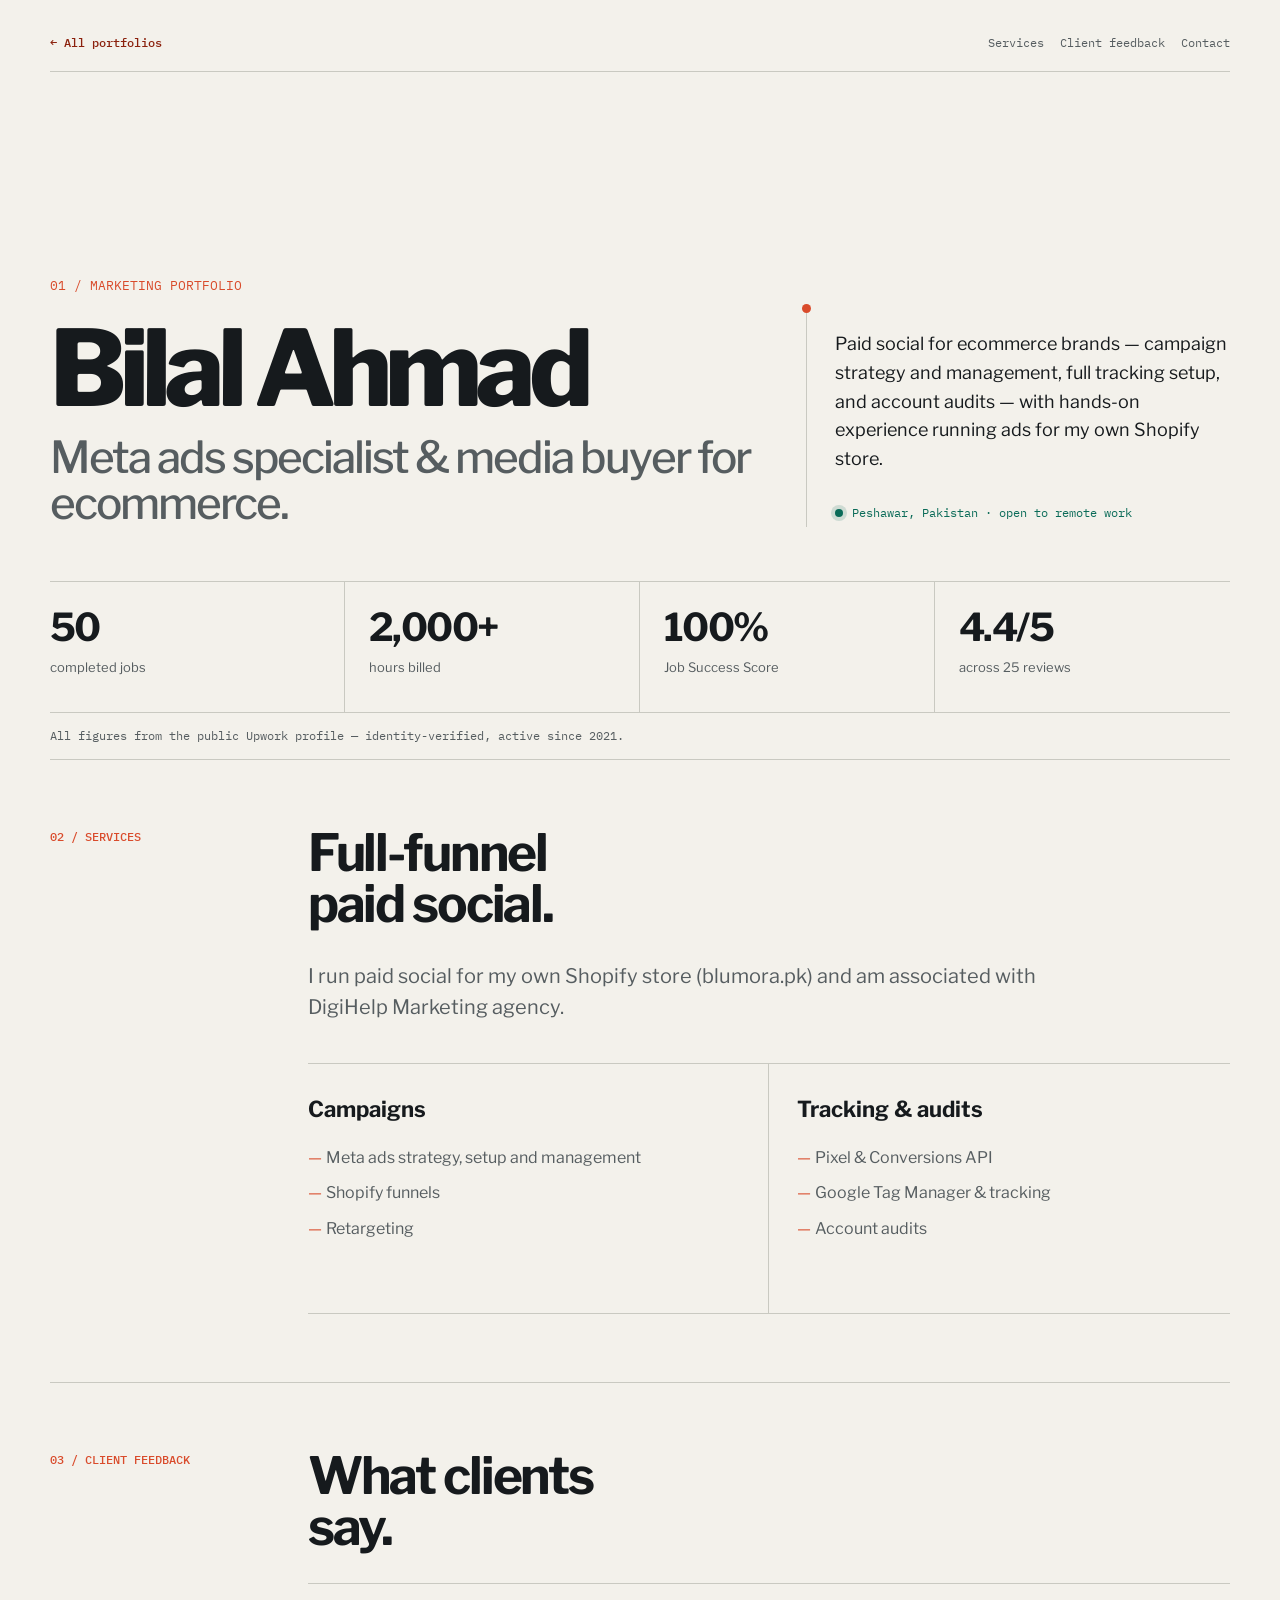
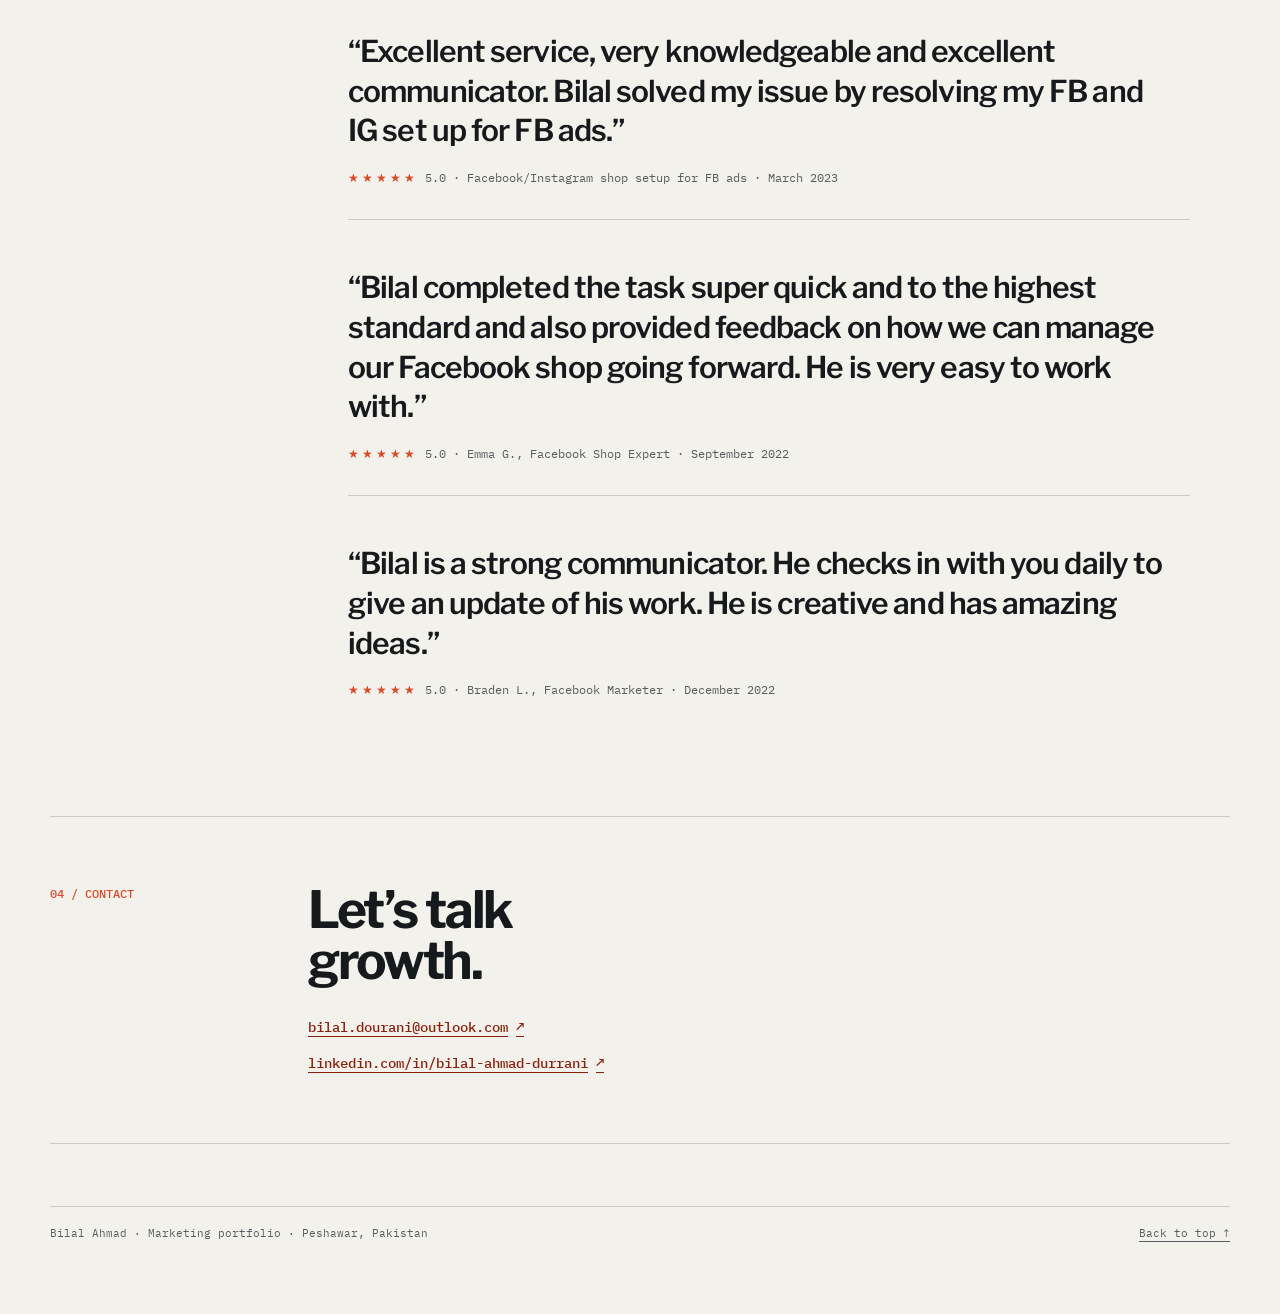
<file: marketing/index.html>
<!doctype html>
<html lang="en">
<head>
  <meta charset="utf-8" />
  <meta name="viewport" content="width=device-width, initial-scale=1, viewport-fit=cover" />
  <meta name="color-scheme" content="light dark" />
  <meta name="description" content="Bilal Ahmad — Meta ads specialist & media buyer for ecommerce. 50 jobs, 2,000+ hours, 100% Job Success Score on Upwork." />
  <link rel="icon" href="data:," />
  <title>Bilal Ahmad · Marketing Portfolio</title>
  <link rel="preconnect" href="https://fonts.googleapis.com">
  <link rel="preconnect" href="https://fonts.gstatic.com" crossorigin>
  <link href="https://fonts.googleapis.com/css2?family=IBM+Plex+Mono:wght@400;500&family=Libre+Franklin:wght@400;500;600;700;800&display=swap" rel="stylesheet">
  <style>
    :root {
      color-scheme: light dark;
      --bg: #f3f1eb;
      --surface: #ffffff;
      --ink: #161a1d;
      --muted: #565d60;
      --line: #c9c9c1;
      --soft: #e7e4dc;
      --accent: #d94b2b;
      --accent-ink: #8b210d;
      --signal: #0a6b58;
      --shadow: rgba(29, 31, 32, .08);
    }
    @media (prefers-color-scheme: dark) {
      :root {
        --bg: #111517;
        --surface: #181d20;
        --ink: #f2f0e9;
        --muted: #b5bab8;
        --line: #3b4345;
        --soft: #242b2d;
        --accent: #ff7758;
        --accent-ink: #ffad98;
        --signal: #61cbb4;
        --shadow: rgba(0, 0, 0, .28);
      }
    }
    * { box-sizing: border-box; }
    html { scroll-behavior: smooth; }
    body {
      margin: 0;
      background: var(--bg);
      color: var(--ink);
      font-family: "Libre Franklin", sans-serif;
      font-size: 16px;
      line-height: 1.55;
      -webkit-font-smoothing: antialiased;
    }
    a { color: inherit; }
    a:focus-visible, button:focus-visible { outline: 3px solid var(--accent); outline-offset: 4px; }
    .page {
      width: min(1180px, calc(100% - 40px));
      margin: 0 auto;
      padding: 34px 0 72px;
    }
    .rail {
      display: flex;
      align-items: center;
      justify-content: space-between;
      gap: 20px;
      padding-bottom: 18px;
      border-bottom: 1px solid var(--line);
      font-family: "IBM Plex Mono", monospace;
      font-size: 12px;
      color: var(--muted);
    }
    .rail strong { color: var(--ink); font-weight: 500; }
    .rail nav { display: flex; flex-wrap: wrap; gap: 16px; justify-content: flex-end; }
    .rail a { text-decoration: none; }
    .rail a:hover { color: var(--accent); }
    .rail .home { color: var(--accent-ink); font-weight: 500; }
    .hero {
      display: grid;
      grid-template-columns: minmax(0, 1.25fr) minmax(300px, .75fr);
      gap: 48px;
      align-items: end;
      min-height: 510px;
      padding: 70px 0 54px;
      border-bottom: 1px solid var(--line);
    }
    .index {
      margin: 0 0 24px;
      font-family: "IBM Plex Mono", monospace;
      color: var(--accent);
      font-size: 13px;
    }
    h1 {
      max-width: 790px;
      margin: 0;
      font-size: clamp(48px, 8.2vw, 106px);
      line-height: .91;
      letter-spacing: -.065em;
      font-weight: 800;
    }
    h1 .role {
      display: block;
      margin-top: 18px;
      color: var(--muted);
      font-size: .42em;
      line-height: 1.05;
      letter-spacing: -.045em;
      font-weight: 500;
    }
    .hero-note {
      position: relative;
      padding: 26px 0 4px 28px;
      border-left: 1px solid var(--line);
    }
    .hero-note::before {
      content: "";
      position: absolute;
      left: -5px;
      top: 0;
      width: 9px;
      height: 9px;
      border-radius: 50%;
      background: var(--accent);
    }
    .hero-note p { margin: 0; font-size: 18px; line-height: 1.6; }
    .hero-note .available {
      display: flex;
      align-items: center;
      gap: 9px;
      margin-top: 30px;
      font-family: "IBM Plex Mono", monospace;
      font-size: 12px;
      color: var(--signal);
    }
    .pulse { width: 8px; height: 8px; border-radius: 50%; background: currentColor; box-shadow: 0 0 0 4px color-mix(in srgb, currentColor 16%, transparent); }
    .metrics {
      display: grid;
      grid-template-columns: repeat(4, 1fr);
      border-bottom: 1px solid var(--line);
    }
    .metric {
      min-height: 130px;
      padding: 24px 20px 24px 0;
      border-right: 1px solid var(--line);
    }
    .metric + .metric { padding-left: 24px; }
    .metric:last-child { border-right: 0; }
    .metric b { display: block; font-size: clamp(25px, 3vw, 40px); letter-spacing: -.04em; line-height: 1.1; }
    .metric span { display: block; margin-top: 9px; color: var(--muted); font-size: 13px; }
    .metrics-note {
      padding: 14px 0;
      border-bottom: 1px solid var(--line);
      font-family: "IBM Plex Mono", monospace;
      font-size: 12px;
      color: var(--muted);
    }
    section { scroll-margin-top: 22px; }
    .section {
      display: grid;
      grid-template-columns: 210px minmax(0, 1fr);
      gap: 48px;
      padding: 68px 0;
      border-bottom: 1px solid var(--line);
    }
    .section-label {
      position: sticky;
      top: 20px;
      align-self: start;
      margin: 0;
      font-family: "IBM Plex Mono", monospace;
      color: var(--accent);
      font-size: 12px;
      font-weight: 500;
    }
    h2 { margin: 0 0 30px; font-size: clamp(30px, 4vw, 54px); line-height: 1; letter-spacing: -.045em; }
    .lead { max-width: 730px; margin: 0 0 40px; color: var(--muted); font-size: 20px; }
    .skills-grid { display: grid; grid-template-columns: 1fr 1fr; border-top: 1px solid var(--line); }
    .skill-block { min-height: 250px; padding: 28px 28px 30px 0; border-bottom: 1px solid var(--line); }
    .skill-block:nth-child(odd) { border-right: 1px solid var(--line); }
    .skill-block:nth-child(even) { padding-left: 28px; }
    .skill-block h3 { margin: 0 0 20px; font-size: 22px; }
    .skill-block ul { display: grid; gap: 11px; margin: 0; padding: 0; list-style: none; color: var(--muted); }
    .skill-block li { position: relative; padding-left: 18px; }
    .skill-block li::before { content: "—"; position: absolute; left: 0; color: var(--accent); }
    .quotes { border-top: 1px solid var(--line); }
    .quote { padding: 32px 0; border-bottom: 1px solid var(--line); }
    .quote:last-child { border-bottom: 0; }
    .quote blockquote {
      margin: 0 0 18px;
      max-width: 820px;
      font-size: clamp(20px, 2.6vw, 30px);
      line-height: 1.32;
      letter-spacing: -.03em;
      font-weight: 600;
    }
    .quote .cite { font-family: "IBM Plex Mono", monospace; font-size: 12px; color: var(--muted); }
    .quote .stars { color: var(--accent); letter-spacing: 3px; }
    .contact-links { display: grid; gap: 14px; max-width: 720px; }
    .contact-links a {
      display: inline-flex;
      align-items: center;
      gap: 8px;
      color: var(--accent-ink);
      font-family: "IBM Plex Mono", monospace;
      font-size: 14px;
      font-weight: 500;
      text-underline-offset: 4px;
      overflow-wrap: anywhere;
    }
    footer {
      display: flex;
      justify-content: space-between;
      gap: 20px;
      margin-top: 62px;
      padding-top: 18px;
      border-top: 1px solid var(--line);
      font-family: "IBM Plex Mono", monospace;
      color: var(--muted);
      font-size: 11px;
    }
    .top-link { text-decoration-thickness: 1px; text-underline-offset: 4px; }
    @media (max-width: 780px) {
      .page { width: min(100% - 28px, 680px); padding-top: 22px; }
      .rail { align-items: flex-start; }
      .rail nav { gap: 8px 14px; max-width: 215px; }
      .hero { grid-template-columns: 1fr; gap: 44px; min-height: auto; padding: 54px 0 44px; }
      h1 { font-size: clamp(51px, 15vw, 82px); }
      .hero-note { margin-left: 3px; }
      .metrics { grid-template-columns: 1fr 1fr; }
      .metric { min-height: 112px; border-bottom: 1px solid var(--line); }
      .metric:nth-child(2) { border-right: 0; }
      .metric:nth-child(3), .metric:nth-child(4) { border-bottom: 0; }
      .metric:nth-child(3) { padding-left: 0; }
      .section { grid-template-columns: 1fr; gap: 20px; padding: 54px 0; }
      .section-label { position: static; }
      .skills-grid { grid-template-columns: 1fr; }
      .skill-block:nth-child(odd) { border-right: 0; }
      .skill-block:nth-child(even) { padding-left: 0; }
      .skill-block { min-height: 0; }
      footer { align-items: flex-end; }
    }
    @media (max-width: 420px) {
      .rail strong { max-width: 92px; line-height: 1.3; }
      .metrics { grid-template-columns: 1fr; }
      .metric, .metric + .metric { padding: 20px 0; border-right: 0; border-bottom: 1px solid var(--line); }
      .metric:nth-child(3) { border-bottom: 1px solid var(--line); }
      .metric:last-child { border-bottom: 0; }
    }
    @media (prefers-reduced-motion: reduce) { html { scroll-behavior: auto; } }
  </style>
</head>
<body id="top">
  <main class="page">
    <div class="rail" aria-label="Page navigation">
      <a class="home" href="../">← All portfolios</a>
      <nav>
        <a href="#services">Services</a>
        <a href="#feedback">Client feedback</a>
        <a href="#contact">Contact</a>
      </nav>
    </div>

    <header class="hero">
      <div>
        <p class="index">01 / MARKETING PORTFOLIO</p>
        <h1>
          Bilal Ahmad
          <span class="role">Meta ads specialist &amp; media buyer for ecommerce.</span>
        </h1>
      </div>
      <div class="hero-note">
        <p>Paid social for ecommerce brands — campaign strategy and management, full tracking setup, and account audits — with hands-on experience running ads for my own Shopify store.</p>
        <div class="available"><span class="pulse" aria-hidden="true"></span> Peshawar, Pakistan · open to remote work</div>
      </div>
    </header>

    <div class="metrics" aria-label="Freelance track record">
      <div class="metric"><b>50</b><span>completed jobs</span></div>
      <div class="metric"><b>2,000+</b><span>hours billed</span></div>
      <div class="metric"><b>100%</b><span>Job Success Score</span></div>
      <div class="metric"><b>4.4/5</b><span>across 25 reviews</span></div>
    </div>
    <div class="metrics-note">All figures from the public Upwork profile — identity-verified, active since 2021.</div>

    <section class="section" id="services">
      <p class="section-label">02 / SERVICES</p>
      <div>
        <h2>Full-funnel<br>paid social.</h2>
        <p class="lead">I run paid social for my own Shopify store (blumora.pk) and am associated with DigiHelp Marketing agency.</p>
        <div class="skills-grid">
          <article class="skill-block">
            <h3>Campaigns</h3>
            <ul>
              <li>Meta ads strategy, setup and management</li>
              <li>Shopify funnels</li>
              <li>Retargeting</li>
            </ul>
          </article>
          <article class="skill-block">
            <h3>Tracking &amp; audits</h3>
            <ul>
              <li>Pixel &amp; Conversions API</li>
              <li>Google Tag Manager &amp; tracking</li>
              <li>Account audits</li>
            </ul>
          </article>
        </div>
      </div>
    </section>

    <section class="section" id="feedback">
      <p class="section-label">03 / CLIENT FEEDBACK</p>
      <div>
        <h2>What clients<br>say.</h2>
        <div class="quotes">
          <figure class="quote">
            <blockquote>“Excellent service, very knowledgeable and excellent communicator. Bilal solved my issue by resolving my FB and IG set up for FB ads.”</blockquote>
            <figcaption class="cite"><span class="stars" aria-label="5 out of 5 stars">★★★★★</span> 5.0 · Facebook/Instagram shop setup for FB ads · March 2023</figcaption>
          </figure>
          <figure class="quote">
            <blockquote>“Bilal completed the task super quick and to the highest standard and also provided feedback on how we can manage our Facebook shop going forward. He is very easy to work with.”</blockquote>
            <figcaption class="cite"><span class="stars" aria-label="5 out of 5 stars">★★★★★</span> 5.0 · Emma G., Facebook Shop Expert · September 2022</figcaption>
          </figure>
          <figure class="quote">
            <blockquote>“Bilal is a strong communicator. He checks in with you daily to give an update of his work. He is creative and has amazing ideas.”</blockquote>
            <figcaption class="cite"><span class="stars" aria-label="5 out of 5 stars">★★★★★</span> 5.0 · Braden L., Facebook Marketer · December 2022</figcaption>
          </figure>
        </div>
      </div>
    </section>

    <section class="section" id="contact">
      <p class="section-label">04 / CONTACT</p>
      <div>
        <h2>Let’s talk<br>growth.</h2>
        <div class="contact-links">
          <a href="mailto:bilal.dourani@outlook.com">bilal.dourani@outlook.com <span aria-hidden="true">↗</span></a>
          <a href="https://www.linkedin.com/in/bilal-ahmad-durrani" target="_blank" rel="noopener noreferrer">linkedin.com/in/bilal-ahmad-durrani <span aria-hidden="true">↗</span></a>
        </div>
      </div>
    </section>

    <footer>
      <span>Bilal Ahmad · Marketing portfolio · Peshawar, Pakistan</span>
      <a class="top-link" href="#top">Back to top ↑</a>
    </footer>
  </main>
</body>
</html>
</file>
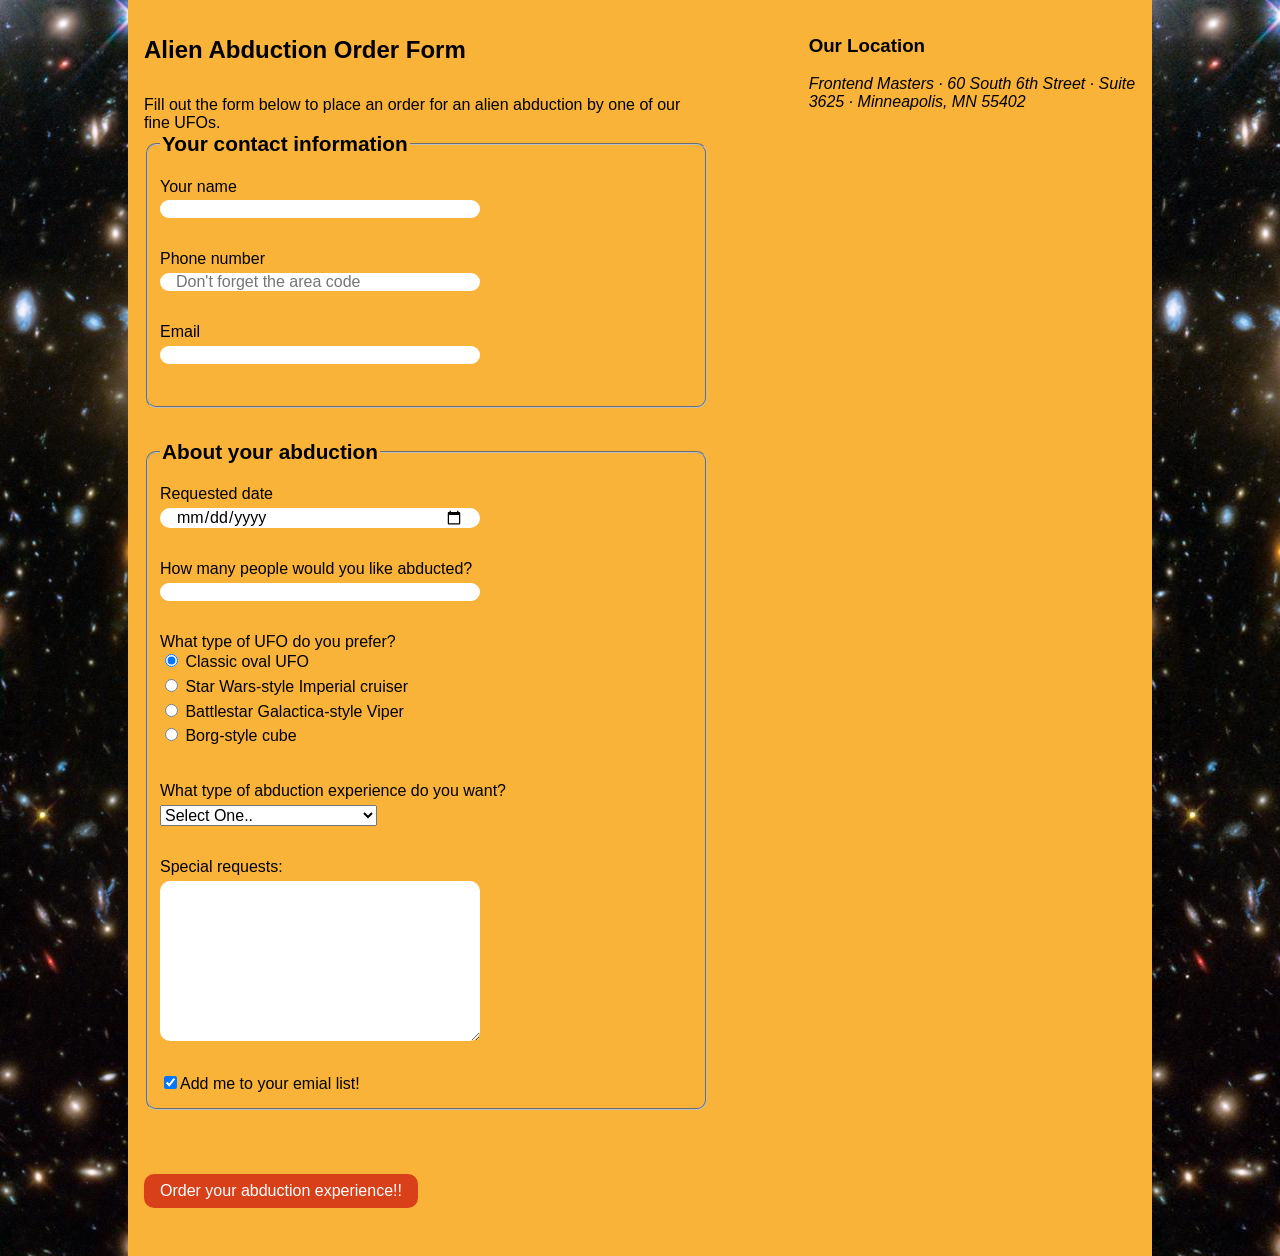
<file: forms.html>
<!DOCTYPE html>
<html lang="en">
<head>
	<meta charset="UTF-8">
	<title>Alien Abduction Order Form</title>
	<link href="css/forms.css" rel="stylesheet">
</head>
<body>
	<div class="wrapper">
		<section>
			<h1>Alien Abduction Order Form</h1>
			<p>Fill out the form below to place an order for an alien abduction by one of our fine UFOs.</p>
		<form action="https://e3vwdl4bpd.execute-api.us-west-2.amazonaws.com/default/API2SES" method="POST">
			<input type="hidden" name="send_to" value="bilalkpk7@gmail.com">
			<fieldset>
				<legend>Your contact information</legend>
				<label for="name">Your name</label> 
					<input type="text" id="name" name="name">
				<label for="phone">Phone number</label>
					<input type="tel" id="phone" name="phone" placeholder="Don't forget the area code">
				<label for="email">Email</label>
					<input type="email" id="email" name="email">
			</fieldset>
			<fieldset>
				<legend>About your abduction </legend>
				<label for="date">Requested  date</label>
				<input type="date" id="date" name="date">
				<label for="qty">How many people would you like abducted?</label>
				<input type="number" id="qty" name="qty" min="1" max="10">
				<p>What type of UFO do you prefer?</p>
				<label>
					<input type="radio" name="ufotype" value="classic" checked>
					Classic oval UFO
				</label>
				<label>
					<input type="radio" name="ufotype" value="starwars">
					Star Wars-style Imperial cruiser
				</label>
				<label>
					<input type="radio" name="ufotype" value="battlestar">
					Battlestar Galactica-style Viper
				</label>
				<label>
					<input type="radio" name="ufotype" value="borg">
					Borg-style cube
				</label>
				<label for="abtype" class="abtype">What type of abduction experience do you want?</label>
					<select id="abtype" name="abtype">
						<option selected>Select One..</option>
						<option value="tour">Tour of the solar system</option>
						<option value="dinner">Alien dinner and discussion</option>
						<option value="dance">Alien dance lessons</option>
						<option value="whales">Whale watching</select>
					</select>
				<label for="comments" class="comments">Special requests:</label>
				<textarea id="comments" name="comments"></textarea>
				<label>
					<input type="checkbox" value="subscribe" name="subscribe" checked>Add me to your emial list!
				</label>
			</fieldset>
			<button type="submit">Order your abduction experience!!</button>
			</form>				
		</section>
		<aside>
			<h3>Our Location</h3>
			<address>
				Frontend Masters &middot;
				60 South 6th Street &middot;
				Suite 3625 &middot;
				Minneapolis, MN 55402
			</address>
		</aside>
	</div>
	<script src="js/forms.js"></script>
</body>
</html>
</file>
<file: css/forms.css>
html {
  box-sizing: border-box;
}
*, *:before, *:after {
  box-sizing: inherit;
}
body {
	font-family: Arial, Helvetica, sans-serif;
	margin: 0;
	padding: 0;
	background-image: url(../img/galaxy.jpg);
}
.wrapper {
	width: 80%;
	margin: 0 auto;
	padding: 1em;
	display: flex;
	flex-flow: row nowrap;
	background-color: #F9B339;
}
section {
	flex-basis: 57%;
	margin-right: 10%;
}
aside {
	flex-basis: 33%;
}
p , .abtype, .comments{
	margin: 2rem 0 0 0;
}
fieldset {
	border-radius: 10px;
	margin-bottom: 2rem;
}
legend {
	font-weight: bold;
	font-size: 1.3rem;
	margin-bottom: 1rem;
	margin-top: 1.5rem;
	display: block;
}
label {
	display: block;
	padding-bottom: 0.3rem;
}
textarea {
	height: 10rem;
	padding: 1rem;
}
select {
	font-size: 1rem;
}
button {
	font-size: 1rem;
	margin: 2rem 0;
	background-color: #d84019;
	color: white;
	border: none;
	padding: 0.5rem 1rem;
	border-radius: 10px;
}
button:hover{
	background-color: white;
	color: #d84019;
}
input:not([type="radio"]):not([type="checkbox"]), textarea {
	display: block;
	margin-bottom: 2rem;
	width: 20rem;
	font-family: Arial, Helvetica, sans-serif;
	font-size: 1rem;
	padding: 0 1rem;
	border-radius: 10px;
	border: none;
}
</file>
